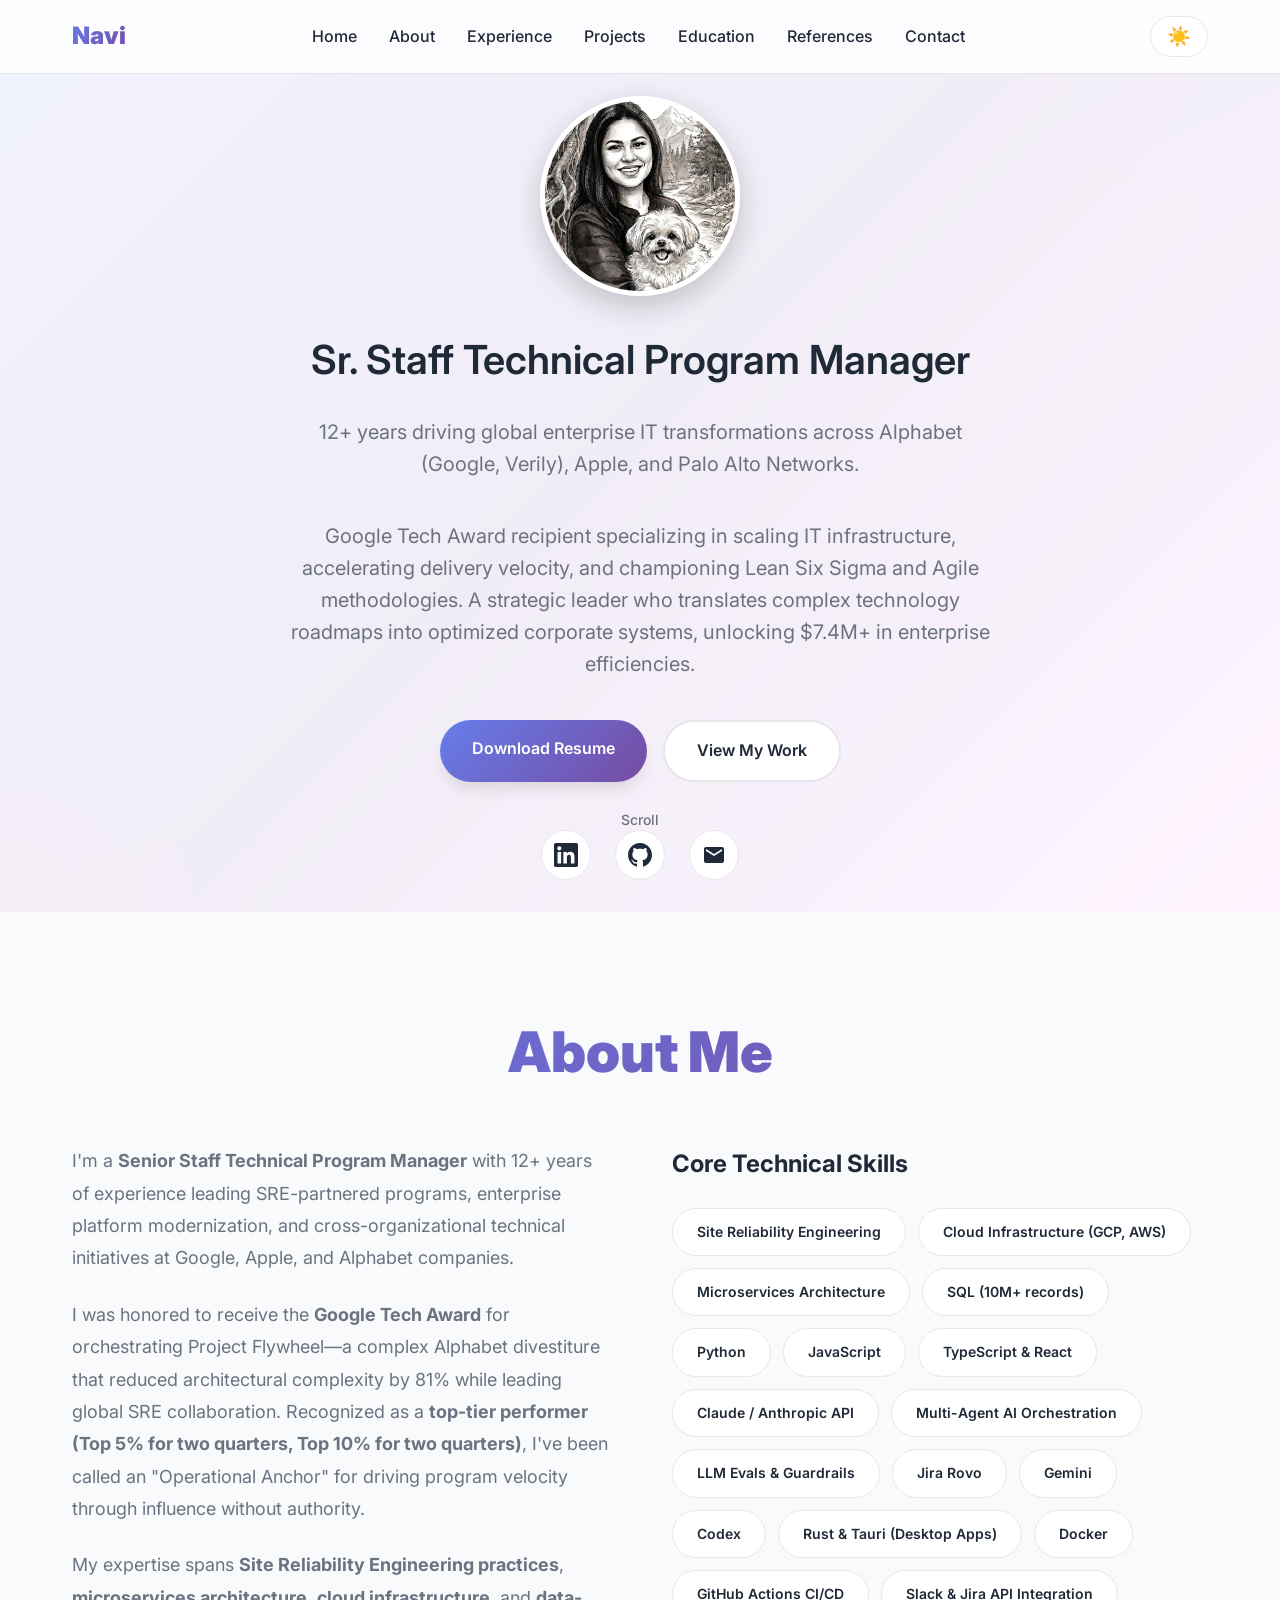
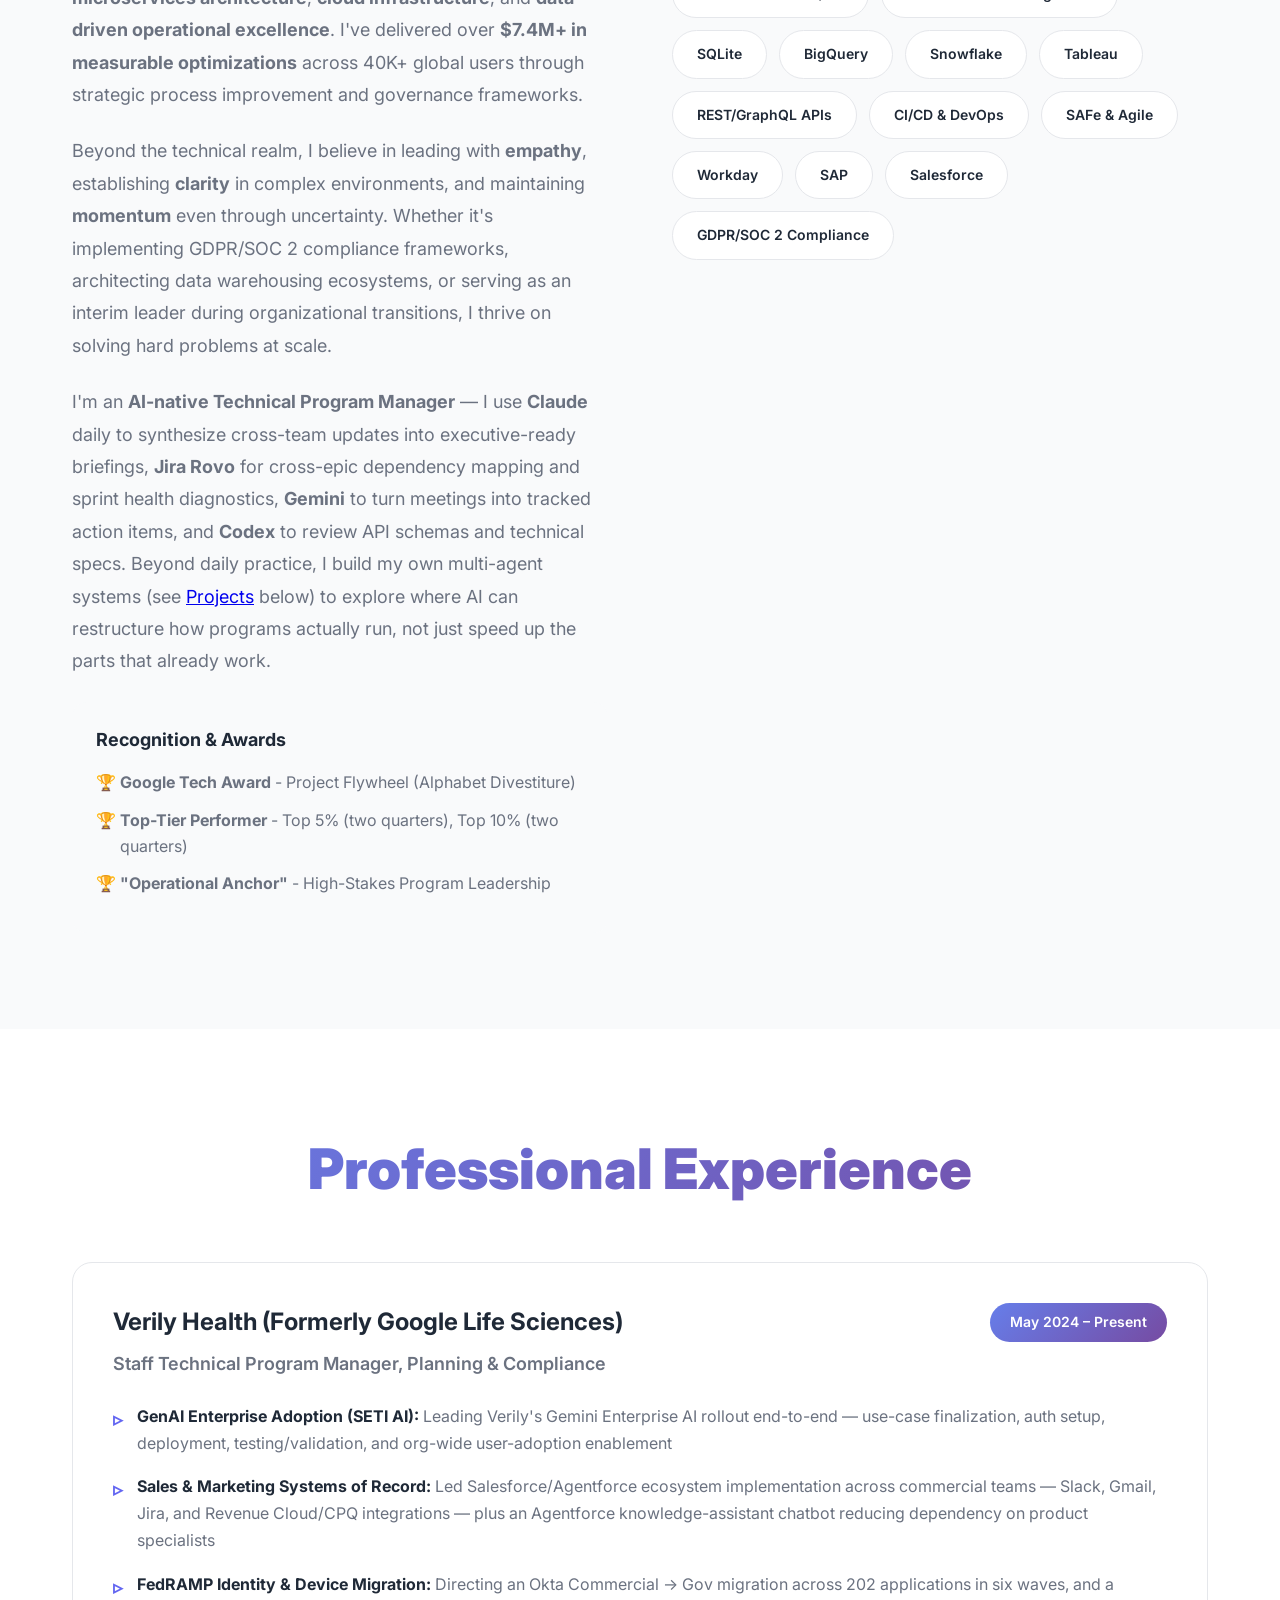
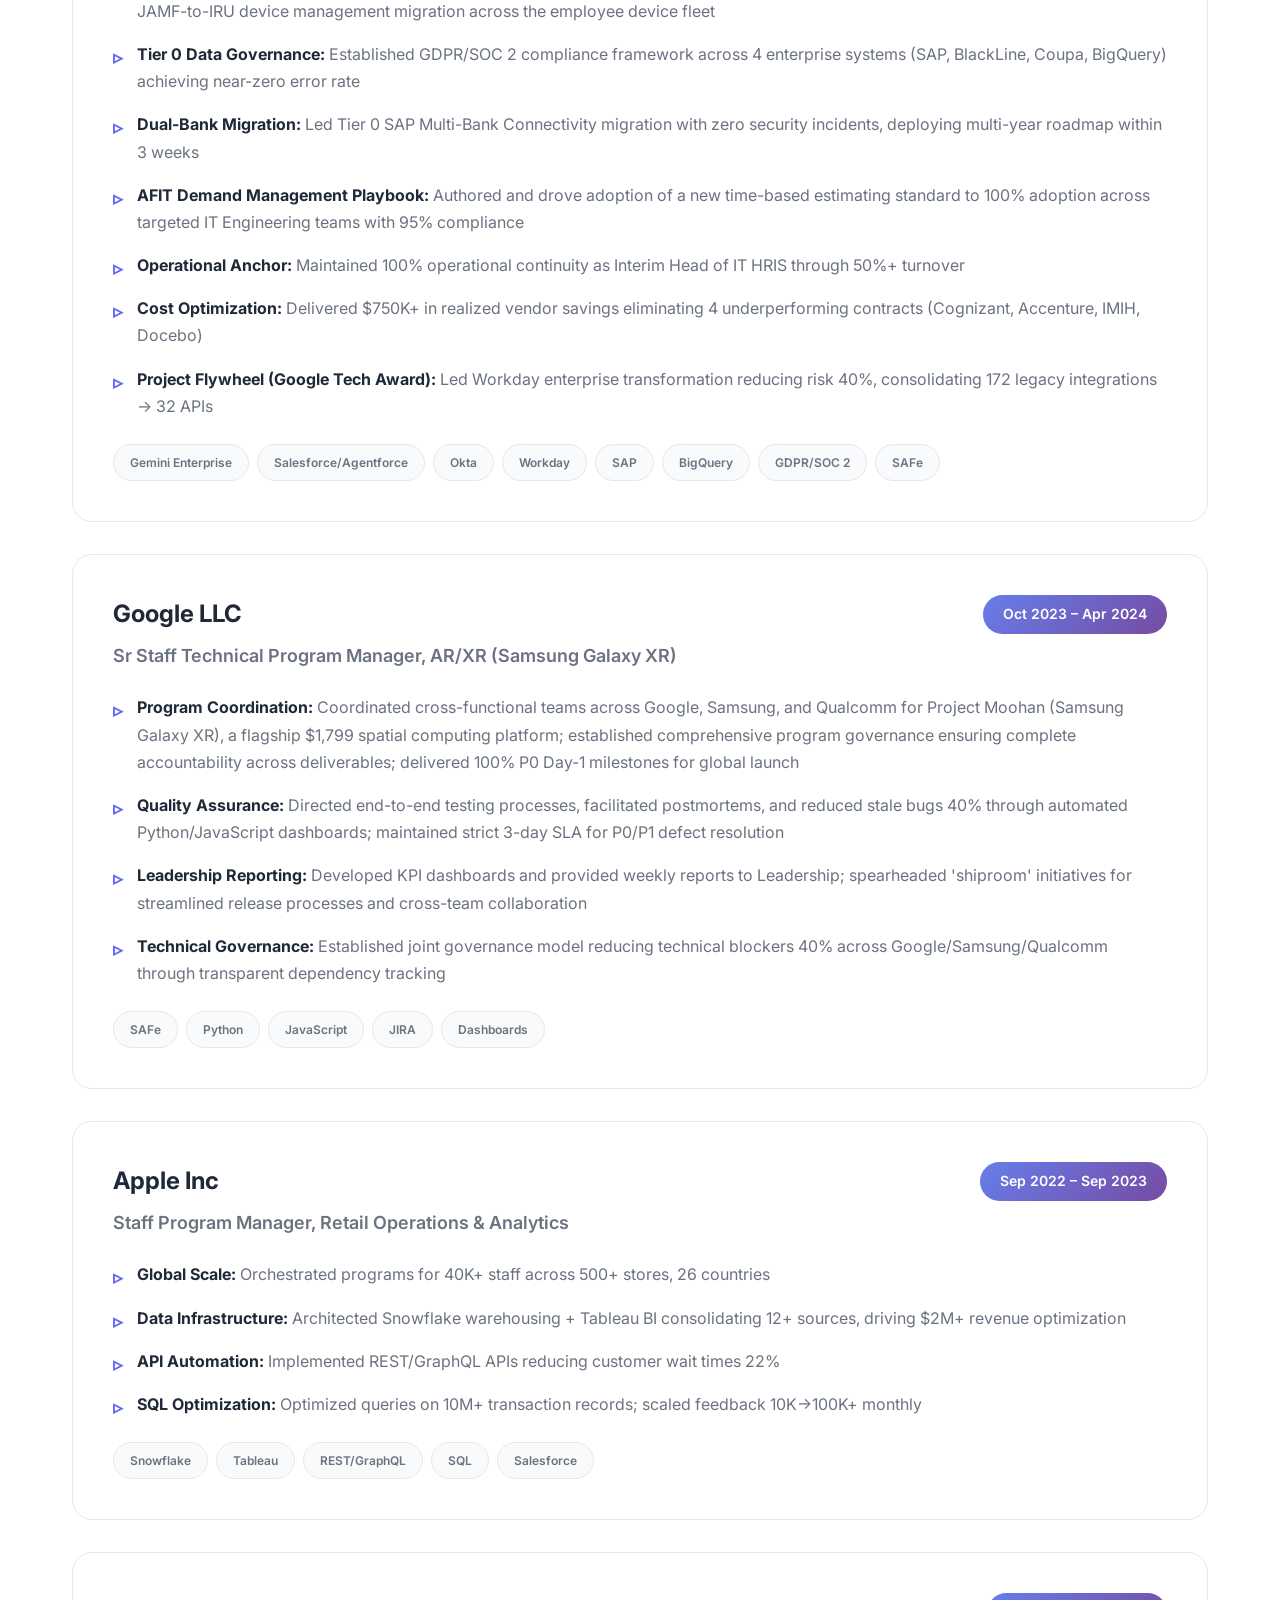
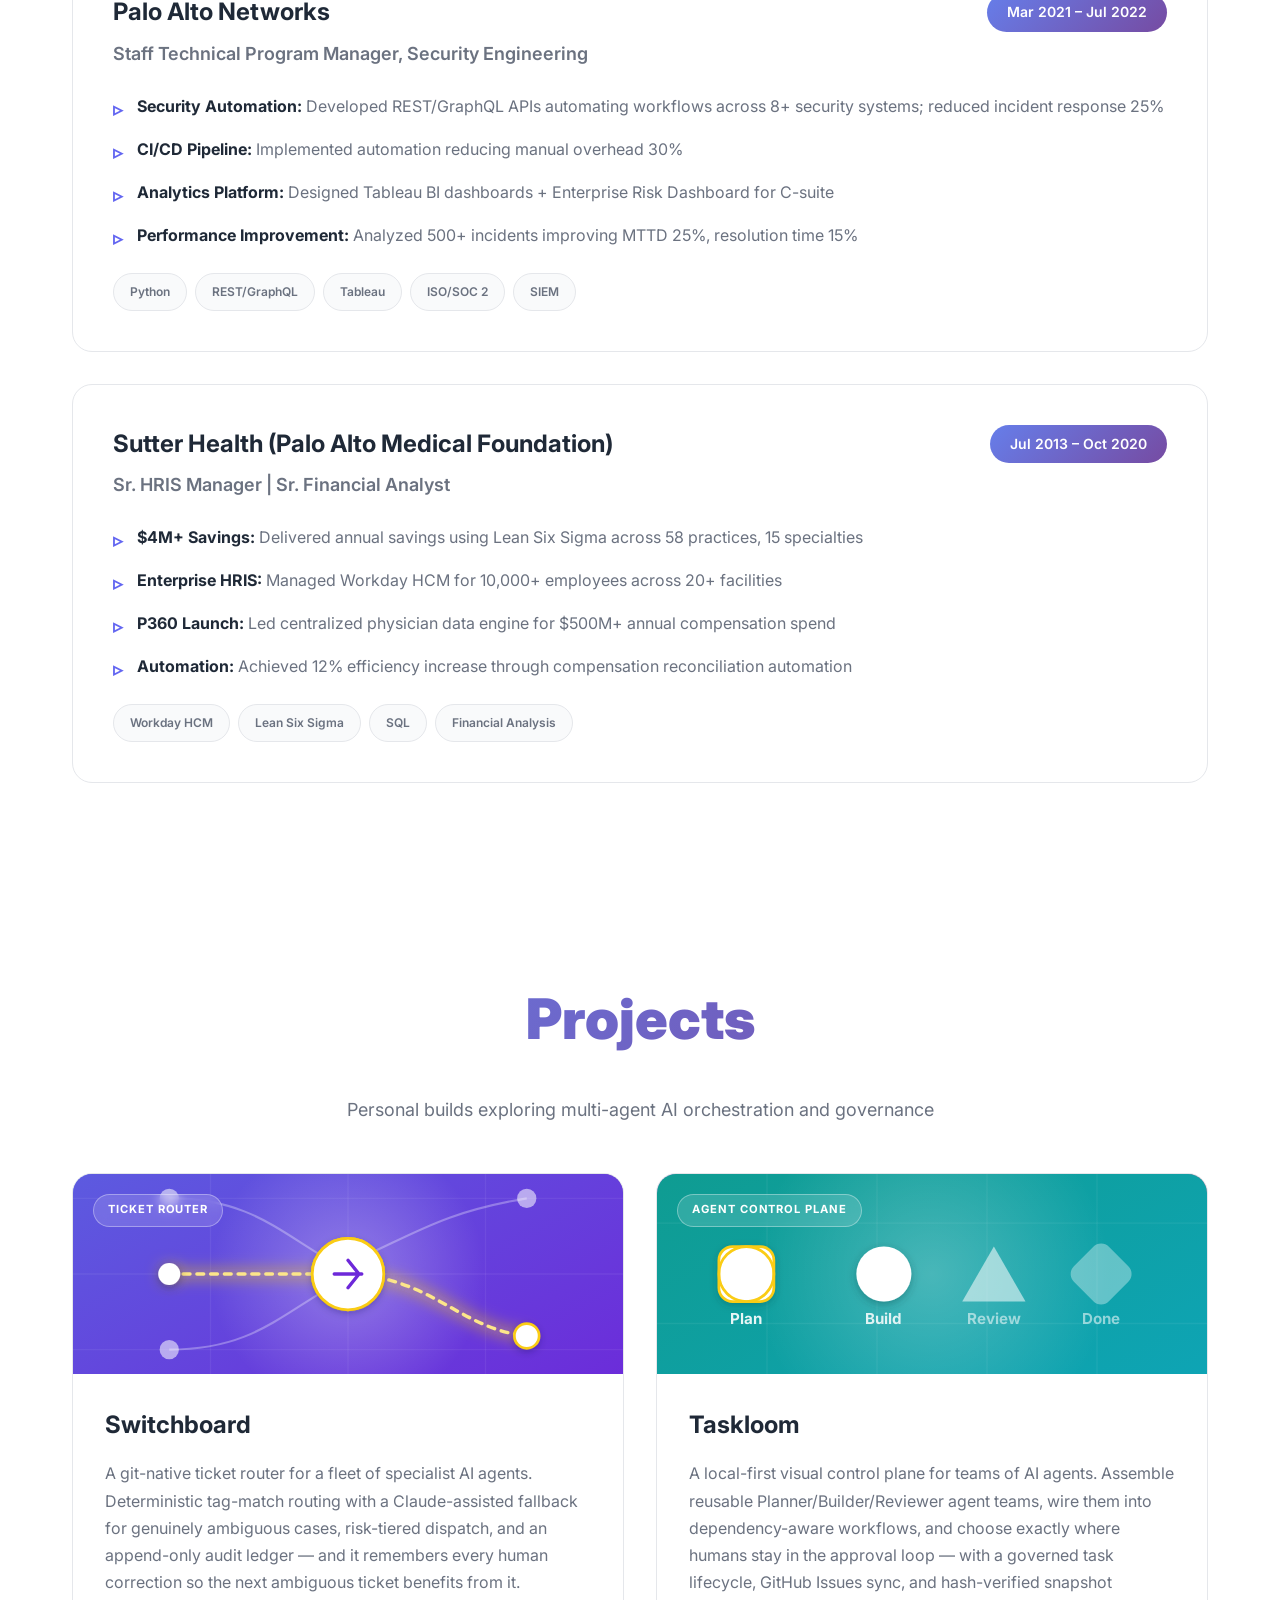
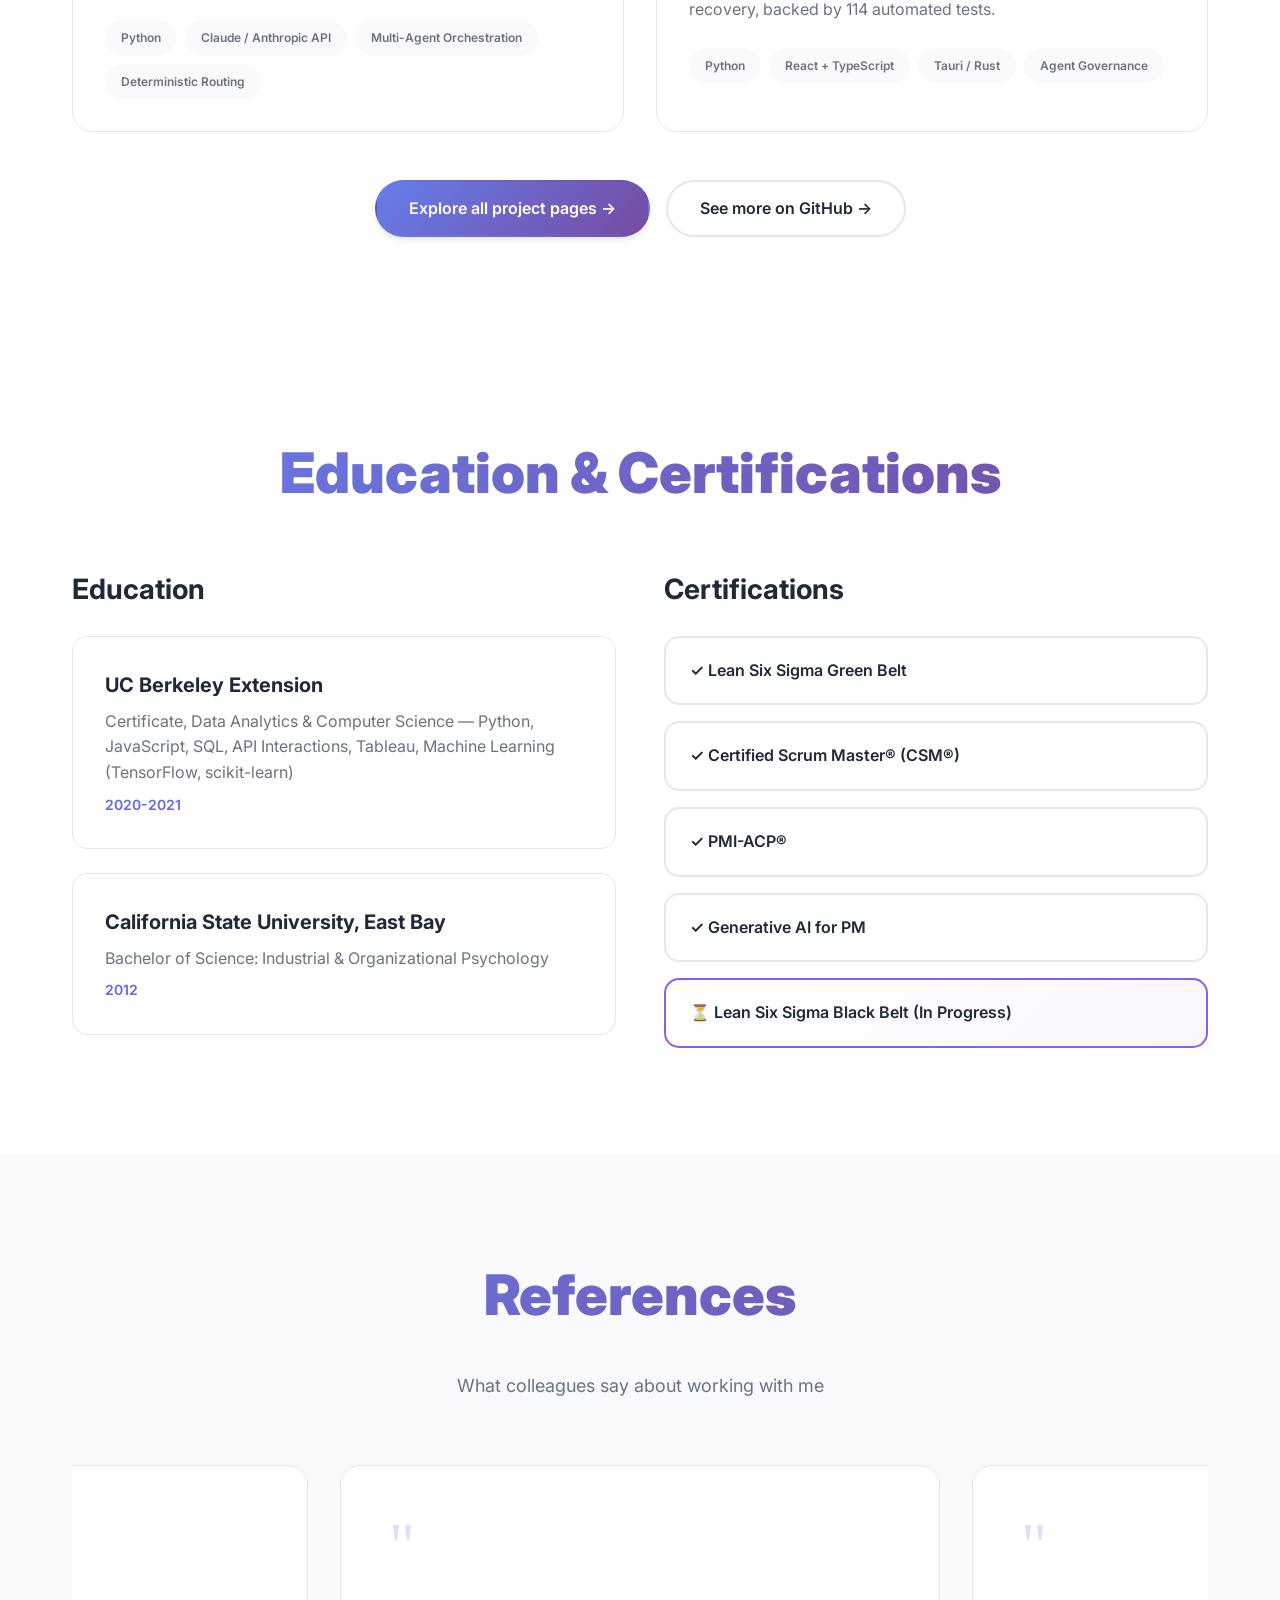
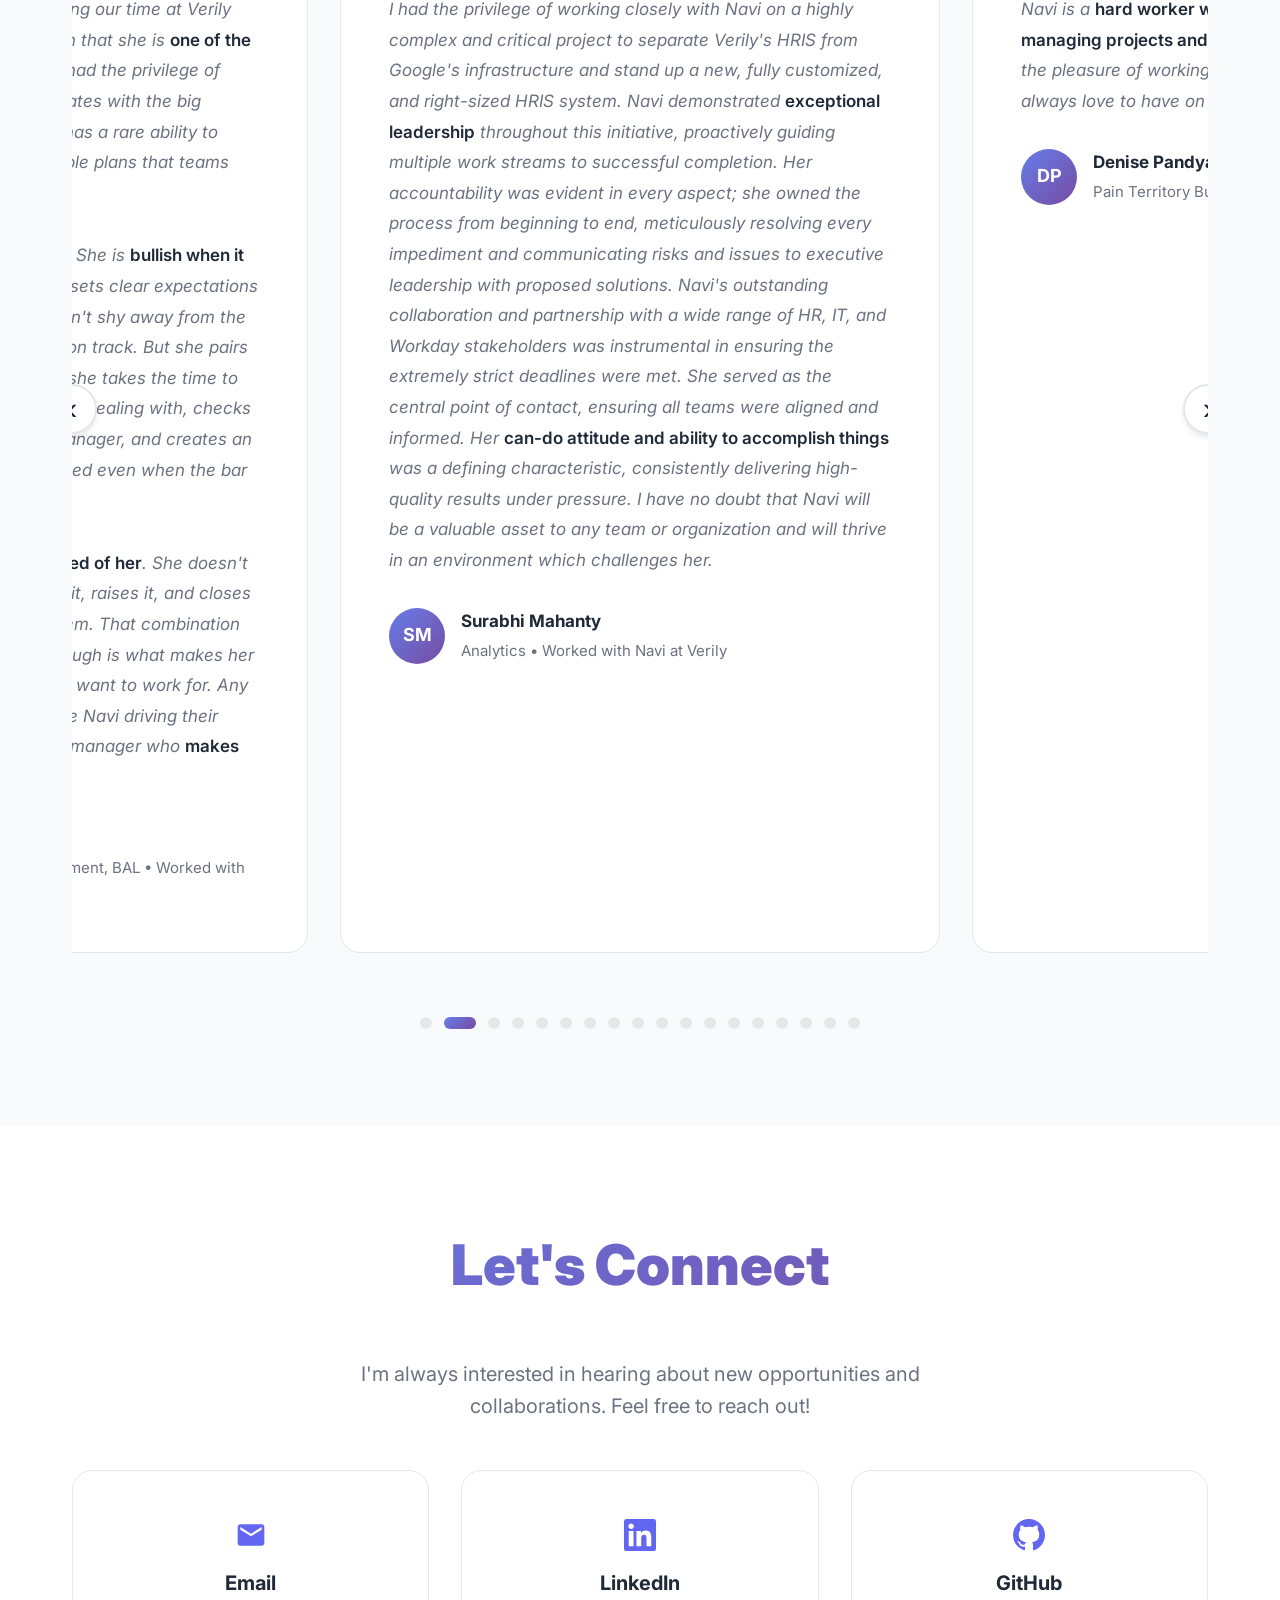
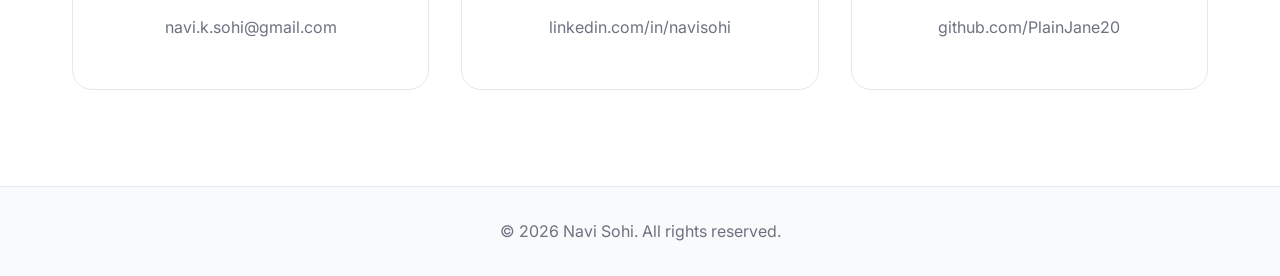
<file: index.html>
<!DOCTYPE html>
<html lang="en">
<head>
    <meta charset="UTF-8">
    <meta name="viewport" content="width=device-width, initial-scale=1.0">
    <title>Navi Sohi - Sr. Staff Technical Program Manager | Google Tech Award Winner</title>
    <meta name="description" content="12+ years driving global enterprise transformations across Alphabet (Google, Verily), Apple, and Palo Alto Networks. Google Tech Award recipient specializing in IT infrastructure, Agile methodologies, and unlocking $7.4M+ in enterprise efficiencies.">

    <!-- Open Graph / Facebook -->
    <meta property="og:type" content="website">
    <meta property="og:url" content="https://plainjane20.github.io/">
    <meta property="og:title" content="Navi Sohi - Sr. Staff Technical Program Manager">
    <meta property="og:description" content="12+ years driving global enterprise transformations at Alphabet, Apple, and Palo Alto Networks. Google Tech Award recipient | $7.4M+ in enterprise efficiencies.">
    <meta property="og:image" content="https://plainjane20.github.io/profile-photo.jpg">

    <!-- Twitter -->
    <meta property="twitter:card" content="summary_large_image">
    <meta property="twitter:url" content="https://plainjane20.github.io/">
    <meta property="twitter:title" content="Navi Sohi - Sr. Staff Technical Program Manager">
    <meta property="twitter:description" content="12+ years driving global enterprise transformations at Alphabet, Apple, and Palo Alto Networks. Google Tech Award recipient.">
    <meta property="twitter:image" content="https://plainjane20.github.io/profile-photo.jpg">

    <link rel="stylesheet" href="styles.css">
    <link rel="preconnect" href="https://fonts.googleapis.com">
    <link rel="preconnect" href="https://fonts.gstatic.com" crossorigin>
    <link href="https://fonts.googleapis.com/css2?family=Inter:wght@300;400;600;700;900&display=swap" rel="stylesheet">
</head>
<body>
    <!-- Navigation -->
    <nav class="navbar" id="navbar">
        <div class="nav-container">
            <div class="nav-logo">Navi</div>
            <ul class="nav-menu">
                <li><a href="#home" class="nav-link">Home</a></li>
                <li><a href="#about" class="nav-link">About</a></li>
                <li><a href="#experience" class="nav-link">Experience</a></li>
                <li><a href="#projects" class="nav-link">Projects</a></li>
                <li><a href="#education" class="nav-link">Education</a></li>
                <li><a href="#recommendations" class="nav-link">References</a></li>
                <li><a href="#contact" class="nav-link">Contact</a></li>
            </ul>
            <button class="theme-toggle" id="themeToggle">
                <span class="sun">☀️</span>
                <span class="moon">🌙</span>
            </button>
        </div>
    </nav>

    <!-- Hero Section -->
    <section id="home" class="hero">
        <div class="hero-background"></div>
        <div class="hero-content">
            <div class="hero-text animate-fade-up">
                <div class="profile-photo">
                    <img src="profile-photo.jpg" alt="Navi Sohi" class="profile-img" onerror="this.src='profile-photo-placeholder.svg'">
                </div>
                <h1 class="hero-title">Navi Sohi</h1>
                <h2 class="hero-subtitle">Sr. Staff Technical Program Manager</h2>
                <p class="hero-description">
                    12+ years driving global enterprise IT transformations across Alphabet (Google, Verily), Apple, and Palo Alto Networks.
                </p>
                <p class="hero-description">
                    Google Tech Award recipient specializing in scaling IT infrastructure, accelerating delivery velocity, and championing Lean Six Sigma and Agile methodologies. A strategic leader who translates complex technology roadmaps into optimized corporate systems, unlocking $7.4M+ in enterprise efficiencies.
                </p>
                <div class="hero-buttons">
                    <a href="NaviSohi_Resume.pdf" download class="btn btn-primary">Download Resume</a>
                    <a href="#projects" class="btn btn-secondary">View My Work</a>
                </div>
                <div class="social-links">
                    <a href="https://linkedin.com/in/navisohi/" target="_blank" class="social-link" title="LinkedIn">
                        <svg width="24" height="24" fill="currentColor" viewBox="0 0 24 24"><path d="M20.447 20.452h-3.554v-5.569c0-1.328-.027-3.037-1.852-3.037-1.853 0-2.136 1.445-2.136 2.939v5.667H9.351V9h3.414v1.561h.046c.477-.9 1.637-1.85 3.37-1.85 3.601 0 4.267 2.37 4.267 5.455v6.286zM5.337 7.433c-1.144 0-2.063-.926-2.063-2.065 0-1.138.92-2.063 2.063-2.063 1.14 0 2.064.925 2.064 2.063 0 1.139-.925 2.065-2.064 2.065zm1.782 13.019H3.555V9h3.564v11.452zM22.225 0H1.771C.792 0 0 .774 0 1.729v20.542C0 23.227.792 24 1.771 24h20.451C23.2 24 24 23.227 24 22.271V1.729C24 .774 23.2 0 22.222 0h.003z"/></svg>
                    </a>
                    <a href="https://github.com/PlainJane20/" target="_blank" class="social-link" title="GitHub">
                        <svg width="24" height="24" fill="currentColor" viewBox="0 0 24 24"><path d="M12 0c-6.626 0-12 5.373-12 12 0 5.302 3.438 9.8 8.207 11.387.599.111.793-.261.793-.577v-2.234c-3.338.726-4.033-1.416-4.033-1.416-.546-1.387-1.333-1.756-1.333-1.756-1.089-.745.083-.729.083-.729 1.205.084 1.839 1.237 1.839 1.237 1.07 1.834 2.807 1.304 3.492.997.107-.775.418-1.305.762-1.604-2.665-.305-5.467-1.334-5.467-5.931 0-1.311.469-2.381 1.236-3.221-.124-.303-.535-1.524.117-3.176 0 0 1.008-.322 3.301 1.23.957-.266 1.983-.399 3.003-.404 1.02.005 2.047.138 3.006.404 2.291-1.552 3.297-1.23 3.297-1.23.653 1.653.242 2.874.118 3.176.77.84 1.235 1.911 1.235 3.221 0 4.609-2.807 5.624-5.479 5.921.43.372.823 1.102.823 2.222v3.293c0 .319.192.694.801.576 4.765-1.589 8.199-6.086 8.199-11.386 0-6.627-5.373-12-12-12z"/></svg>
                    </a>
                    <a href="mailto:navi.k.sohi@gmail.com" class="social-link" title="Email">
                        <svg width="24" height="24" fill="currentColor" viewBox="0 0 24 24"><path d="M20 4H4c-1.1 0-1.99.9-1.99 2L2 18c0 1.1.9 2 2 2h16c1.1 0 2-.9 2-2V6c0-1.1-.9-2-2-2zm0 4l-8 5-8-5V6l8 5 8-5v2z"/></svg>
                    </a>
                </div>
            </div>
        </div>
        <div class="scroll-indicator">
            <span>Scroll</span>
            <div class="scroll-line"></div>
        </div>
    </section>

    <!-- About Section -->
    <section id="about" class="about">
        <div class="container">
            <h2 class="section-title animate-on-scroll">About Me</h2>
            <div class="about-content animate-on-scroll">
                <div class="about-text">
                    <p>
                        I'm a <strong>Senior Staff Technical Program Manager</strong> with 12+ years of experience leading SRE-partnered programs,
                        enterprise platform modernization, and cross-organizational technical initiatives at Google,
                        Apple, and Alphabet companies.
                    </p>
                    <p>
                        I was honored to receive the <strong>Google Tech Award</strong> for orchestrating Project Flywheel—a complex
                        Alphabet divestiture that reduced architectural complexity by 81% while leading global SRE collaboration.
                        Recognized as a <strong>top-tier performer (Top 5% for two quarters, Top 10% for two quarters)</strong>, I've been called an
                        "Operational Anchor" for driving program velocity through influence without authority.
                    </p>
                    <p>
                        My expertise spans <strong>Site Reliability Engineering practices</strong>, <strong>microservices architecture</strong>,
                        <strong>cloud infrastructure</strong>, and <strong>data-driven operational excellence</strong>. I've delivered over
                        <strong>$7.4M+ in measurable optimizations</strong> across 40K+ global users through strategic process improvement
                        and governance frameworks.
                    </p>
                    <p>
                        Beyond the technical realm, I believe in leading with <strong>empathy</strong>, establishing <strong>clarity</strong>
                        in complex environments, and maintaining <strong>momentum</strong> even through uncertainty. Whether it's implementing
                        GDPR/SOC 2 compliance frameworks, architecting data warehousing ecosystems, or serving as an interim leader during
                        organizational transitions, I thrive on solving hard problems at scale.
                    </p>
                    <p>
                        I'm an <strong>AI-native Technical Program Manager</strong> — I use <strong>Claude</strong> daily to synthesize
                        cross-team updates into executive-ready briefings, <strong>Jira Rovo</strong> for cross-epic dependency mapping and
                        sprint health diagnostics, <strong>Gemini</strong> to turn meetings into tracked action items, and <strong>Codex</strong>
                        to review API schemas and technical specs. Beyond daily practice, I build my own multi-agent systems (see
                        <a href="#projects">Projects</a> below) to explore where AI can restructure how programs actually run, not just speed up
                        the parts that already work.
                    </p>
                    <div class="awards-section">
                        <h3>Recognition & Awards</h3>
                        <ul class="awards-list">
                            <li><strong>Google Tech Award</strong> - Project Flywheel (Alphabet Divestiture)</li>
                            <li><strong>Top-Tier Performer</strong> - Top 5% (two quarters), Top 10% (two quarters)</li>
                            <li><strong>"Operational Anchor"</strong> - High-Stakes Program Leadership</li>
                        </ul>
                    </div>
                </div>
                <div class="skills-container">
                    <h3>Core Technical Skills</h3>
                    <div class="skills-grid">
                        <div class="skill-tag">Site Reliability Engineering</div>
                        <div class="skill-tag">Cloud Infrastructure (GCP, AWS)</div>
                        <div class="skill-tag">Microservices Architecture</div>
                        <div class="skill-tag">SQL (10M+ records)</div>
                        <div class="skill-tag">Python</div>
                        <div class="skill-tag">JavaScript</div>
                        <div class="skill-tag">TypeScript & React</div>
                        <div class="skill-tag">Claude / Anthropic API</div>
                        <div class="skill-tag">Multi-Agent AI Orchestration</div>
                        <div class="skill-tag">LLM Evals & Guardrails</div>
                        <div class="skill-tag">Jira Rovo</div>
                        <div class="skill-tag">Gemini</div>
                        <div class="skill-tag">Codex</div>
                        <div class="skill-tag">Rust & Tauri (Desktop Apps)</div>
                        <div class="skill-tag">Docker</div>
                        <div class="skill-tag">GitHub Actions CI/CD</div>
                        <div class="skill-tag">Slack & Jira API Integration</div>
                        <div class="skill-tag">SQLite</div>
                        <div class="skill-tag">BigQuery</div>
                        <div class="skill-tag">Snowflake</div>
                        <div class="skill-tag">Tableau</div>
                        <div class="skill-tag">REST/GraphQL APIs</div>
                        <div class="skill-tag">CI/CD & DevOps</div>
                        <div class="skill-tag">SAFe & Agile</div>
                        <div class="skill-tag">Workday</div>
                        <div class="skill-tag">SAP</div>
                        <div class="skill-tag">Salesforce</div>
                        <div class="skill-tag">GDPR/SOC 2 Compliance</div>
                    </div>
                </div>
            </div>
        </div>
    </section>

    <!-- Experience Section -->
    <section id="experience" class="experience">
        <div class="container">
            <h2 class="section-title animate-on-scroll">Professional Experience</h2>
            <div class="experience-timeline">
                <!-- Verily Health -->
                <div class="experience-card animate-on-scroll">
                    <div class="experience-header">
                        <div>
                            <h3>Verily Health (Formerly Google Life Sciences)</h3>
                            <h4>Staff Technical Program Manager, Planning & Compliance</h4>
                        </div>
                        <span class="date-badge">May 2024 – Present</span>
                    </div>
                    <div class="experience-content">
                        <ul class="achievement-list">
                            <li><strong>GenAI Enterprise Adoption (SETI AI):</strong> Leading Verily's Gemini Enterprise AI rollout end-to-end — use-case finalization, auth setup, deployment, testing/validation, and org-wide user-adoption enablement</li>
                            <li><strong>Sales & Marketing Systems of Record:</strong> Led Salesforce/Agentforce ecosystem implementation across commercial teams — Slack, Gmail, Jira, and Revenue Cloud/CPQ integrations — plus an Agentforce knowledge-assistant chatbot reducing dependency on product specialists</li>
                            <li><strong>FedRAMP Identity & Device Migration:</strong> Directing an Okta Commercial → Gov migration across 202 applications in six waves, and a JAMF-to-IRU device management migration across the employee device fleet</li>
                            <li><strong>Tier 0 Data Governance:</strong> Established GDPR/SOC 2 compliance framework across 4 enterprise systems (SAP, BlackLine, Coupa, BigQuery) achieving near-zero error rate</li>
                            <li><strong>Dual-Bank Migration:</strong> Led Tier 0 SAP Multi-Bank Connectivity migration with zero security incidents, deploying multi-year roadmap within 3 weeks</li>
                            <li><strong>AFIT Demand Management Playbook:</strong> Authored and drove adoption of a new time-based estimating standard to 100% adoption across targeted IT Engineering teams with 95% compliance</li>
                            <li><strong>Operational Anchor:</strong> Maintained 100% operational continuity as Interim Head of IT HRIS through 50%+ turnover</li>
                            <li><strong>Cost Optimization:</strong> Delivered $750K+ in realized vendor savings eliminating 4 underperforming contracts (Cognizant, Accenture, IMIH, Docebo)</li>
                            <li><strong>Project Flywheel (Google Tech Award):</strong> Led Workday enterprise transformation reducing risk 40%, consolidating 172 legacy integrations → 32 APIs</li>
                        </ul>
                        <div class="tech-stack">
                            <span class="tech-tag">Gemini Enterprise</span>
                            <span class="tech-tag">Salesforce/Agentforce</span>
                            <span class="tech-tag">Okta</span>
                            <span class="tech-tag">Workday</span>
                            <span class="tech-tag">SAP</span>
                            <span class="tech-tag">BigQuery</span>
                            <span class="tech-tag">GDPR/SOC 2</span>
                            <span class="tech-tag">SAFe</span>
                        </div>
                    </div>
                </div>

                <!-- Google -->
                <div class="experience-card animate-on-scroll">
                    <div class="experience-header">
                        <div>
                            <h3>Google LLC</h3>
                            <h4>Sr Staff Technical Program Manager, AR/XR (Samsung Galaxy XR)</h4>
                        </div>
                        <span class="date-badge">Oct 2023 – Apr 2024</span>
                    </div>
                    <div class="experience-content">
                        <ul class="achievement-list">
                            <li><strong>Program Coordination:</strong> Coordinated cross-functional teams across Google, Samsung, and Qualcomm for Project Moohan (Samsung Galaxy XR), a flagship $1,799 spatial computing platform; established comprehensive program governance ensuring complete accountability across deliverables; delivered 100% P0 Day-1 milestones for global launch</li>
                            <li><strong>Quality Assurance:</strong> Directed end-to-end testing processes, facilitated postmortems, and reduced stale bugs 40% through automated Python/JavaScript dashboards; maintained strict 3-day SLA for P0/P1 defect resolution</li>
                            <li><strong>Leadership Reporting:</strong> Developed KPI dashboards and provided weekly reports to Leadership; spearheaded 'shiproom' initiatives for streamlined release processes and cross-team collaboration</li>
                            <li><strong>Technical Governance:</strong> Established joint governance model reducing technical blockers 40% across Google/Samsung/Qualcomm through transparent dependency tracking</li>
                        </ul>
                        <div class="tech-stack">
                            <span class="tech-tag">SAFe</span>
                            <span class="tech-tag">Python</span>
                            <span class="tech-tag">JavaScript</span>
                            <span class="tech-tag">JIRA</span>
                            <span class="tech-tag">Dashboards</span>
                        </div>
                    </div>
                </div>

                <!-- Apple -->
                <div class="experience-card animate-on-scroll">
                    <div class="experience-header">
                        <div>
                            <h3>Apple Inc</h3>
                            <h4>Staff Program Manager, Retail Operations & Analytics</h4>
                        </div>
                        <span class="date-badge">Sep 2022 – Sep 2023</span>
                    </div>
                    <div class="experience-content">
                        <ul class="achievement-list">
                            <li><strong>Global Scale:</strong> Orchestrated programs for 40K+ staff across 500+ stores, 26 countries</li>
                            <li><strong>Data Infrastructure:</strong> Architected Snowflake warehousing + Tableau BI consolidating 12+ sources, driving $2M+ revenue optimization</li>
                            <li><strong>API Automation:</strong> Implemented REST/GraphQL APIs reducing customer wait times 22%</li>
                            <li><strong>SQL Optimization:</strong> Optimized queries on 10M+ transaction records; scaled feedback 10K→100K+ monthly</li>
                        </ul>
                        <div class="tech-stack">
                            <span class="tech-tag">Snowflake</span>
                            <span class="tech-tag">Tableau</span>
                            <span class="tech-tag">REST/GraphQL</span>
                            <span class="tech-tag">SQL</span>
                            <span class="tech-tag">Salesforce</span>
                        </div>
                    </div>
                </div>

                <!-- Palo Alto Networks -->
                <div class="experience-card animate-on-scroll">
                    <div class="experience-header">
                        <div>
                            <h3>Palo Alto Networks</h3>
                            <h4>Staff Technical Program Manager, Security Engineering</h4>
                        </div>
                        <span class="date-badge">Mar 2021 – Jul 2022</span>
                    </div>
                    <div class="experience-content">
                        <ul class="achievement-list">
                            <li><strong>Security Automation:</strong> Developed REST/GraphQL APIs automating workflows across 8+ security systems; reduced incident response 25%</li>
                            <li><strong>CI/CD Pipeline:</strong> Implemented automation reducing manual overhead 30%</li>
                            <li><strong>Analytics Platform:</strong> Designed Tableau BI dashboards + Enterprise Risk Dashboard for C-suite</li>
                            <li><strong>Performance Improvement:</strong> Analyzed 500+ incidents improving MTTD 25%, resolution time 15%</li>
                        </ul>
                        <div class="tech-stack">
                            <span class="tech-tag">Python</span>
                            <span class="tech-tag">REST/GraphQL</span>
                            <span class="tech-tag">Tableau</span>
                            <span class="tech-tag">ISO/SOC 2</span>
                            <span class="tech-tag">SIEM</span>
                        </div>
                    </div>
                </div>

                <!-- Sutter Health -->
                <div class="experience-card animate-on-scroll">
                    <div class="experience-header">
                        <div>
                            <h3>Sutter Health (Palo Alto Medical Foundation)</h3>
                            <h4>Sr. HRIS Manager | Sr. Financial Analyst</h4>
                        </div>
                        <span class="date-badge">Jul 2013 – Oct 2020</span>
                    </div>
                    <div class="experience-content">
                        <ul class="achievement-list">
                            <li><strong>$4M+ Savings:</strong> Delivered annual savings using Lean Six Sigma across 58 practices, 15 specialties</li>
                            <li><strong>Enterprise HRIS:</strong> Managed Workday HCM for 10,000+ employees across 20+ facilities</li>
                            <li><strong>P360 Launch:</strong> Led centralized physician data engine for $500M+ annual compensation spend</li>
                            <li><strong>Automation:</strong> Achieved 12% efficiency increase through compensation reconciliation automation</li>
                        </ul>
                        <div class="tech-stack">
                            <span class="tech-tag">Workday HCM</span>
                            <span class="tech-tag">Lean Six Sigma</span>
                            <span class="tech-tag">SQL</span>
                            <span class="tech-tag">Financial Analysis</span>
                        </div>
                    </div>
                </div>
            </div>
        </div>
    </section>

    <!-- Projects Section -->
    <section id="projects" class="dev-projects">
        <div class="container">
            <h2 class="section-title animate-on-scroll">Projects</h2>
            <p class="references-subtitle animate-on-scroll">Personal builds exploring multi-agent AI orchestration and governance</p>
            <div class="projects-grid animate-on-scroll">
                <div class="project-card">
                    <div class="project-image project-image--switchboard">
                        <svg class="banner-art" viewBox="0 0 400 220" preserveAspectRatio="xMidYMid slice" xmlns="http://www.w3.org/2000/svg" aria-hidden="true">
                            <defs>
                                <linearGradient id="sb-bg" x1="0" y1="0" x2="1" y2="1">
                                    <stop offset="0%" stop-color="#5b5fe0"/>
                                    <stop offset="100%" stop-color="#6d28d9"/>
                                </linearGradient>
                                <radialGradient id="sb-glow" cx="50%" cy="50%" r="50%">
                                    <stop offset="0%" stop-color="#ffffff" stop-opacity="0.3"/>
                                    <stop offset="100%" stop-color="#ffffff" stop-opacity="0"/>
                                </radialGradient>
                                <filter id="sb-blur" x="-80%" y="-80%" width="260%" height="260%">
                                    <feGaussianBlur stdDeviation="5"/>
                                </filter>
                                <filter id="sb-node-shadow" x="-80%" y="-80%" width="260%" height="260%">
                                    <feDropShadow dx="0" dy="2" stdDeviation="3" flood-color="#1e1b4b" flood-opacity="0.35"/>
                                </filter>
                            </defs>
                            <rect width="400" height="220" fill="url(#sb-bg)"/>
                            <g stroke="#ffffff" stroke-opacity="0.06">
                                <line x1="0" y1="55" x2="400" y2="55"/>
                                <line x1="0" y1="110" x2="400" y2="110"/>
                                <line x1="0" y1="165" x2="400" y2="165"/>
                                <line x1="100" y1="0" x2="100" y2="220"/>
                                <line x1="200" y1="0" x2="200" y2="220"/>
                                <line x1="300" y1="0" x2="300" y2="220"/>
                            </g>
                            <circle cx="200" cy="110" r="100" fill="url(#sb-glow)"/>
                            <g stroke="#ffffff" stroke-opacity="0.3" stroke-width="1.5" fill="none">
                                <path d="M70,55 C130,55 150,80 195,105"/>
                                <path d="M70,165 C130,165 150,140 195,115"/>
                                <path d="M205,100 C250,80 270,65 330,55"/>
                            </g>
                            <!-- glow trail -->
                            <path d="M70,110 C140,110 160,110 195,110 C260,110 280,150 330,155" stroke="#facc15" stroke-width="9" stroke-opacity="0.4" fill="none" filter="url(#sb-blur)"/>
                            <!-- animated active route -->
                            <path class="banner-flow" d="M70,110 C140,110 160,110 195,110 C260,110 280,150 330,155" stroke="#fde68a" stroke-width="2.5" fill="none"/>
                            <!-- traveling signal -->
                            <circle class="banner-traveler sb-traveler" r="5" fill="#fff7d6"/>
                            <g fill="#ffffff">
                                <circle cx="70" cy="55" r="7" fill-opacity="0.55"/>
                                <circle cx="70" cy="110" r="8" filter="url(#sb-node-shadow)"/>
                                <circle cx="70" cy="165" r="7" fill-opacity="0.55"/>
                            </g>
                            <!-- pulse rings around hub -->
                            <circle class="banner-pulse" cx="200" cy="110" r="26" fill="none" stroke="#facc15" stroke-width="2"/>
                            <circle class="banner-pulse banner-pulse-delay" cx="200" cy="110" r="26" fill="none" stroke="#facc15" stroke-width="2"/>
                            <circle cx="200" cy="110" r="26" fill="#ffffff" filter="url(#sb-node-shadow)"/>
                            <circle cx="200" cy="110" r="26" fill="none" stroke="#facc15" stroke-width="2"/>
                            <path d="M190,110 h20 M200,100 l8,10 l-8,10" stroke="#6d28d9" stroke-width="2.5" fill="none" stroke-linecap="round" stroke-linejoin="round"/>
                            <g fill="#ffffff">
                                <circle cx="330" cy="55" r="7" fill-opacity="0.55"/>
                                <circle cx="330" cy="155" r="9" filter="url(#sb-node-shadow)"/>
                                <circle cx="330" cy="155" r="9" fill="none" stroke="#facc15" stroke-width="2"/>
                            </g>
                        </svg>
                        <span class="banner-badge">Ticket Router</span>
                        <div class="project-overlay">
                            <a href="https://github.com/PlainJane20/switchboard" target="_blank" class="project-link">View on GitHub</a>
                        </div>
                    </div>
                    <div class="project-content">
                        <h3>Switchboard</h3>
                        <p>
                            A git-native ticket router for a fleet of specialist AI agents. Deterministic tag-match routing with a Claude-assisted fallback for genuinely ambiguous cases, risk-tiered dispatch, and an append-only audit ledger — and it remembers every human correction so the next ambiguous ticket benefits from it.
                        </p>
                        <div class="project-tags">
                            <span class="tag">Python</span>
                            <span class="tag">Claude / Anthropic API</span>
                            <span class="tag">Multi-Agent Orchestration</span>
                            <span class="tag">Deterministic Routing</span>
                        </div>
                    </div>
                </div>
                <div class="project-card">
                    <div class="project-image project-image--taskloom">
                        <svg class="banner-art" viewBox="0 0 400 220" preserveAspectRatio="xMidYMid slice" xmlns="http://www.w3.org/2000/svg" aria-hidden="true">
                            <defs>
                                <linearGradient id="tl-bg" x1="0" y1="0" x2="1" y2="1">
                                    <stop offset="0%" stop-color="#0f9b8e"/>
                                    <stop offset="100%" stop-color="#0ea5b8"/>
                                </linearGradient>
                                <radialGradient id="tl-glow" cx="50%" cy="50%" r="50%">
                                    <stop offset="0%" stop-color="#ffffff" stop-opacity="0.24"/>
                                    <stop offset="100%" stop-color="#ffffff" stop-opacity="0"/>
                                </radialGradient>
                                <linearGradient id="tl-progress" x1="0" y1="0" x2="1" y2="0">
                                    <stop offset="0%" stop-color="#facc15"/>
                                    <stop offset="42%" stop-color="#fde68a"/>
                                    <stop offset="70%" stop-color="#ffffff" stop-opacity="0.55"/>
                                    <stop offset="100%" stop-color="#ffffff" stop-opacity="0.2"/>
                                </linearGradient>
                                <filter id="tl-blur" x="-80%" y="-80%" width="260%" height="260%">
                                    <feGaussianBlur stdDeviation="5"/>
                                </filter>
                                <filter id="tl-node-shadow" x="-80%" y="-80%" width="260%" height="260%">
                                    <feDropShadow dx="0" dy="2" stdDeviation="3" flood-color="#043c3c" flood-opacity="0.35"/>
                                </filter>
                            </defs>
                            <rect width="400" height="220" fill="url(#tl-bg)"/>
                            <g stroke="#ffffff" stroke-opacity="0.06">
                                <line x1="0" y1="73" x2="400" y2="73"/>
                                <line x1="0" y1="146" x2="400" y2="146"/>
                                <line x1="80" y1="0" x2="80" y2="220"/>
                                <line x1="160" y1="0" x2="160" y2="220"/>
                                <line x1="240" y1="0" x2="240" y2="220"/>
                                <line x1="320" y1="0" x2="320" y2="220"/>
                            </g>
                            <circle cx="200" cy="110" r="130" fill="url(#tl-glow)"/>
                            <!-- glow trail -->
                            <path d="M65,110 H335" stroke="#facc15" stroke-width="9" stroke-opacity="0.3" filter="url(#tl-blur)"/>
                            <!-- progress bar -->
                            <path d="M65,110 H335" stroke="url(#tl-progress)" stroke-width="3"/>
                            <!-- traveling signal -->
                            <circle class="banner-traveler tl-traveler" r="5" fill="#fff7d6"/>
                            <rect x="45" y="90" width="40" height="40" rx="10" fill="#ffffff" filter="url(#tl-node-shadow)"/>
                            <circle class="banner-pulse tl-pulse" cx="65" cy="110" r="20" fill="none" stroke="#facc15" stroke-width="2"/>
                            <rect x="45" y="90" width="40" height="40" rx="10" fill="none" stroke="#facc15" stroke-width="2"/>
                            <circle cx="165" cy="110" r="20" fill="#ffffff" filter="url(#tl-node-shadow)"/>
                            <path d="M245,90 L268,130 L222,130 Z" fill="#ffffff" fill-opacity="0.55"/>
                            <rect x="305" y="92" width="36" height="36" rx="8" fill="#ffffff" fill-opacity="0.35" transform="rotate(45 323 110)"/>
                            <g font-family="Inter, sans-serif" font-size="11" font-weight="700" text-anchor="middle">
                                <text x="65" y="146" fill="#ffffff" fill-opacity="0.9">Plan</text>
                                <text x="165" y="146" fill="#ffffff" fill-opacity="0.85">Build</text>
                                <text x="245" y="146" fill="#ffffff" fill-opacity="0.55">Review</text>
                                <text x="323" y="146" fill="#ffffff" fill-opacity="0.55">Done</text>
                            </g>
                        </svg>
                        <span class="banner-badge">Agent Control Plane</span>
                        <div class="project-overlay">
                            <a href="https://github.com/PlainJane20/taskloom" target="_blank" class="project-link">View on GitHub</a>
                        </div>
                    </div>
                    <div class="project-content">
                        <h3>Taskloom</h3>
                        <p>
                            A local-first visual control plane for teams of AI agents. Assemble reusable Planner/Builder/Reviewer agent teams, wire them into dependency-aware workflows, and choose exactly where humans stay in the approval loop — with a governed task lifecycle, GitHub Issues sync, and hash-verified snapshot recovery, backed by 114 automated tests.
                        </p>
                        <div class="project-tags">
                            <span class="tag">Python</span>
                            <span class="tag">React + TypeScript</span>
                            <span class="tag">Tauri / Rust</span>
                            <span class="tag">Agent Governance</span>
                        </div>
                    </div>
                </div>
            </div>
            <p class="projects-more animate-on-scroll">
                <a href="projects/" class="view-more-btn">Explore all project pages →</a>
                <a href="https://github.com/PlainJane20" target="_blank" class="view-more-btn view-more-btn--outline">See more on GitHub →</a>
            </p>
        </div>
    </section>

    <!-- Education & Certifications Section -->
    <section id="education" class="education">
        <div class="container">
            <h2 class="section-title animate-on-scroll">Education & Certifications</h2>
            <div class="edu-cert-grid animate-on-scroll">
                <div class="edu-section">
                    <h3>Education</h3>
                    <div class="edu-card">
                        <h4>UC Berkeley Extension</h4>
                        <p class="degree">Certificate, Data Analytics & Computer Science — Python, JavaScript, SQL, API Interactions, Tableau, Machine Learning (TensorFlow, scikit-learn)</p>
                        <p class="year">2020-2021</p>
                    </div>
                    <div class="edu-card">
                        <h4>California State University, East Bay</h4>
                        <p class="degree">Bachelor of Science: Industrial & Organizational Psychology</p>
                        <p class="year">2012</p>
                    </div>
                </div>
                <div class="cert-section">
                    <h3>Certifications</h3>
                    <div class="cert-list">
                        <div class="cert-badge">✓ Lean Six Sigma Green Belt</div>
                        <div class="cert-badge">✓ Certified Scrum Master® (CSM®)</div>
                        <div class="cert-badge">✓ PMI-ACP®</div>
                        <div class="cert-badge">✓ Generative AI for PM</div>
                        <div class="cert-badge in-progress">⏳ Lean Six Sigma Black Belt (In Progress)</div>
                    </div>
                </div>
            </div>
        </div>
    </section>

    <!-- Testimonials Section -->
    <section id="recommendations" class="testimonials">
        <div class="container">
            <h2 class="section-title animate-on-scroll">References</h2>
            <p class="references-subtitle animate-on-scroll">What colleagues say about working with me</p>

            <div class="testimonials-carousel-wrapper animate-on-scroll">
                <button class="carousel-btn carousel-btn-prev" id="carouselPrev">‹</button>
                <div class="testimonials-carousel" id="testimonialsCarousel">
                    <!-- Recommendation: Michael Acks -->
                    <div class="testimonial-card">
                        <div class="quote-icon">"</div>
                        <p class="testimonial-text">
                            Navi and I worked closely together during our time at Verily Health, and I can say without hesitation that she is <strong>one of the most capable program managers</strong> I've had the privilege of partnering with. Navi consistently operates with the big picture and end goal in mind, and she has a rare ability to translate that vision into clear, actionable plans that teams can actually execute against.
                        </p>
                        <p class="testimonial-text">
                            What sets Navi apart is how she leads. She is <strong>bullish when it comes to holding people accountable</strong>, sets clear expectations and follows through on them, and doesn't shy away from the hard conversations that keep projects on track. But she pairs that rigor with <strong>genuine compassion</strong> — she takes the time to understand what her team members are dealing with, checks in as a person and not just a project manager, and creates an environment where people feel supported even when the bar is high.
                        </p>
                        <p class="testimonial-text">
                            Navi also <strong>goes well beyond what's asked of her</strong>. She doesn't wait to be told there's a gap; she finds it, raises it, and closes it, often before it becomes a real problem. That combination of ownership, foresight, and follow through is what makes her someone stakeholders trust and teams want to work for. Any organization would be fortunate to have Navi driving their programs — she's the kind of program manager who <strong>makes everyone around her better</strong>.
                        </p>
                        <div class="testimonial-author">
                            <div class="author-avatar">MA</div>
                            <div class="author-info">
                                <h4>Michael Acks</h4>
                                <p>Senior Director, Program Management, BAL • Worked with Navi at Verily</p>
                            </div>
                        </div>
                    </div>

                    <!-- Recommendation 1: Surabhi Mahanty -->
                    <div class="testimonial-card">
                        <div class="quote-icon">"</div>
                        <p class="testimonial-text">
                            I had the privilege of working closely with Navi on a highly complex and critical project to separate Verily's HRIS from Google's infrastructure and stand up a new, fully customized, and right-sized HRIS system. Navi demonstrated <strong>exceptional leadership</strong> throughout this initiative, proactively guiding multiple work streams to successful completion. Her accountability was evident in every aspect; she owned the process from beginning to end, meticulously resolving every impediment and communicating risks and issues to executive leadership with proposed solutions. Navi's outstanding collaboration and partnership with a wide range of HR, IT, and Workday stakeholders was instrumental in ensuring the extremely strict deadlines were met. She served as the central point of contact, ensuring all teams were aligned and informed. Her <strong>can-do attitude and ability to accomplish things</strong> was a defining characteristic, consistently delivering high-quality results under pressure. I have no doubt that Navi will be a valuable asset to any team or organization and will thrive in an environment which challenges her.
                        </p>
                        <div class="testimonial-author">
                            <div class="author-avatar">SM</div>
                            <div class="author-info">
                                <h4>Surabhi Mahanty</h4>
                                <p>Analytics • Worked with Navi at Verily</p>
                            </div>
                        </div>
                    </div>

                    <!-- Recommendation 2: Denise Pandya -->
                    <div class="testimonial-card">
                        <div class="quote-icon">"</div>
                        <p class="testimonial-text">
                            Navi is a <strong>hard worker who is highly skilled in managing data, managing projects and an excellent team player</strong>. I have had the pleasure of working with Navi and she is someone I would always love to have on my team!
                        </p>
                        <div class="testimonial-author">
                            <div class="author-avatar">DP</div>
                            <div class="author-info">
                                <h4>Denise Pandya</h4>
                                <p>Pain Territory Business Manager, Vertex Pharmaceuticals</p>
                            </div>
                        </div>
                    </div>

                    <!-- Recommendation 3: Alexei Frederick Flores -->
                    <div class="testimonial-card">
                        <div class="quote-icon">"</div>
                        <p class="testimonial-text">
                            Nav is amazing. I worked with her in Bootcamp, and she <strong>picks things up quickly given the insane time constraint and the demanding workload</strong>. She can be fun to work with a she challenges everyone to do their best and grow with her. She is also <strong>exceedingly generous with her time and genuinely believes that teams grow together</strong>. Any team would be lucky to have her; and it was a pleasure to have studied and worked with her.
                        </p>
                        <div class="testimonial-author">
                            <div class="author-avatar">AF</div>
                            <div class="author-info">
                                <h4>Alexei Frederick Flores</h4>
                                <p>Data Analyst • Studied together</p>
                            </div>
                        </div>
                    </div>

                    <!-- Recommendation 4: Olga Sewald -->
                    <div class="testimonial-card">
                        <div class="quote-icon">"</div>
                        <p class="testimonial-text">
                            I highly recommend Novi Sohi because she is a <strong>diligent worker, detail oriented, works well with others, takes initiative, open to change and is an amazing person</strong>.
                        </p>
                        <div class="testimonial-author">
                            <div class="author-avatar">OS</div>
                            <div class="author-info">
                                <h4>Olga Sewald</h4>
                                <p>HRIS Analyst III at Palo Alto Foundation Medical Group</p>
                            </div>
                        </div>
                    </div>

                    <!-- Recommendation 5: Roudabeh Moraghebi -->
                    <div class="testimonial-card">
                        <div class="quote-icon">"</div>
                        <p class="testimonial-text">
                            Navi is <strong>very detail oriented and hardworking</strong>. She always volunteers herself to improve any existing processes. Always a pleasure to work with her.
                        </p>
                        <div class="testimonial-author">
                            <div class="author-avatar">RM</div>
                            <div class="author-info">
                                <h4>Roudabeh Moraghebi</h4>
                                <p>Healthcare Analytics Leader</p>
                            </div>
                        </div>
                    </div>

                    <!-- Recommendation 6: Kerey Cohen -->
                    <div class="testimonial-card">
                        <div class="quote-icon">"</div>
                        <p class="testimonial-text">
                            I've worked alongside Navi for more than three years now. In those three + years, I've seen her not only <strong>excel at the core elements of her job</strong>, as a compensation analyst and previously as a retirement specialist but also learn other tasks that extend well beyond the scope of her role, like initiating process improvement, acting as a reliable liaison between several departments and even championing our company's HRIS system. Navi has grown as quickly as our company has, and her <strong>willingness to learn and take on these new responsibilities</strong> is something to be desired in any professional atmosphere. Navi's mastery for both her core role, and the projects that extend beyond it, are truly admirable.
                        </p>
                        <div class="testimonial-author">
                            <div class="author-avatar">KC</div>
                            <div class="author-info">
                                <h4>Kerey Cohen</h4>
                                <p>HR Business Partner at Sutter Health</p>
                            </div>
                        </div>
                    </div>

                    <!-- Recommendation 7: Tiffany Jury -->
                    <div class="testimonial-card">
                        <div class="quote-icon">"</div>
                        <p class="testimonial-text">
                            Navi was always willing to <strong>take on new tasks and learn unfamiliar processes</strong>. With her strong systems background, Navi was able to look at the big picture and how the pieces were connected. She worked with many different people in the organization up to and including C suite leaders.
                        </p>
                        <div class="testimonial-author">
                            <div class="author-avatar">TJ</div>
                            <div class="author-info">
                                <h4>Tiffany Jury, MBA</h4>
                                <p>Manager • Managed Navi directly at Sutter Health</p>
                            </div>
                        </div>
                    </div>

                    <!-- Recommendation 8: Michael Streffery -->
                    <div class="testimonial-card">
                        <div class="quote-icon">"</div>
                        <p class="testimonial-text">
                            I had the opportunity to work with Navi at Sutter Health from 2013 to 2018. She was always a <strong>team player with an enthusiastic personality</strong> who helped champion a culture of wellness by helping to promote the Live Well for Life health improvement program to fellow employees. <strong>Great person, great professional, and a great friend</strong>.
                        </p>
                        <div class="testimonial-author">
                            <div class="author-avatar">MS</div>
                            <div class="author-info">
                                <h4>Michael Streffery</h4>
                                <p>Inclusion & Employee Experience Leader</p>
                            </div>
                        </div>
                    </div>

                    <!-- Recommendation 9: Karyna Joseph -->
                    <div class="testimonial-card">
                        <div class="quote-icon">"</div>
                        <p class="testimonial-text">
                            Navi was a <strong>hard-working student who always took the time to help out classmates</strong> when they had difficulties with the subject. She was dedicated and always had a positive attitude. She is an asset to any team.
                        </p>
                        <div class="testimonial-author">
                            <div class="author-avatar">KJ</div>
                            <div class="author-info">
                                <h4>Karyna Joseph</h4>
                                <p>Program Manager for LEAD House • Studied together</p>
                            </div>
                        </div>
                    </div>

                    <!-- Recommendation 10: Karen Emory -->
                    <div class="testimonial-card">
                        <div class="quote-icon">"</div>
                        <p class="testimonial-text">
                            I have the pleasure of working with Navi in her capacity of Sr. Corporate Administrator. During this time I have found Navi to be <strong>very detail oriented and competent in many capacities</strong>. She works well with the team and is willing to take on other responsibilities without hesitation, and has performed them all very proficiently and professionally. She works well with physicians and other staff members, and it has been a pleasure to work with her.
                        </p>
                        <div class="testimonial-author">
                            <div class="author-avatar">KE</div>
                            <div class="author-info">
                                <h4>Karen Emory</h4>
                                <p>Sr. Clinical Applications Specialist Manager, U-Systems (GE Healthcare)</p>
                            </div>
                        </div>
                    </div>

                    <!-- Recommendation 11: Suveti Bhatia -->
                    <div class="testimonial-card">
                        <div class="quote-icon">"</div>
                        <p class="testimonial-text">
                            Navi is <strong>very Proactive in her performance</strong>. She is a great person to work with in a team. Navi is <strong>very responsible for her actions and always completes the work ahead of time</strong>. I would highly recommend navi and it would be a pleasure to work with her again.
                        </p>
                        <div class="testimonial-author">
                            <div class="author-avatar">SB</div>
                            <div class="author-info">
                                <h4>Suveti Bhatia</h4>
                                <p>Senior Talent Acquisition • Studied together</p>
                            </div>
                        </div>
                    </div>

                    <!-- Recommendation 12: Milovan Glogovac -->
                    <div class="testimonial-card">
                        <div class="quote-icon">"</div>
                        <p class="testimonial-text">
                            I worked with Navi at Volterra Semiconductor. She is a <strong>hard working and very detail oriented person</strong>. I really enjoyed her pleasant personality, as well.
                        </p>
                        <div class="testimonial-author">
                            <div class="author-avatar">MG</div>
                            <div class="author-info">
                                <h4>Milovan Glogovac</h4>
                                <p>Field Application Engineer at Analog Devices</p>
                            </div>
                        </div>
                    </div>

                    <!-- Recommendation 13: Jonathan Davis -->
                    <div class="testimonial-card">
                        <div class="quote-icon">"</div>
                        <p class="testimonial-text">
                            Navi and I were working on the same development products and we spent many long days and late nights in the lab and on the test floor. Navi was always <strong>creative, positive, fun to work with and exceptionally dedicated</strong>.
                        </p>
                        <div class="testimonial-author">
                            <div class="author-avatar">JD</div>
                            <div class="author-info">
                                <h4>Jonathan Davis</h4>
                                <p>Staff Test Engineer at Power Integrations</p>
                            </div>
                        </div>
                    </div>

                    <!-- Recommendation 14: Cyndi Reader -->
                    <div class="testimonial-card">
                        <div class="quote-icon">"</div>
                        <p class="testimonial-text">
                            I highly recommend Navi Sohi to ANY corporation. She really <strong>embraced the culture at Yahoo!</strong> which requires everyone to be a "team player." She is <strong>highly organized, detail oriented and ready to jump right in and accomplish whatever needs to be done</strong>. I feel she would be a great asset to anyone.
                        </p>
                        <div class="testimonial-author">
                            <div class="author-avatar">CR</div>
                            <div class="author-info">
                                <h4>Cyndi Reader</h4>
                                <p>Intellectual Property Manager at Yahoo</p>
                            </div>
                        </div>
                    </div>

                    <!-- Recommendation 15: Mukesh Jairam Mowji -->
                    <div class="testimonial-card">
                        <div class="quote-icon">"</div>
                        <p class="testimonial-text">
                            Navi was a <strong>great person and was very effective in managing her tasks and duties</strong>.
                        </p>
                        <div class="testimonial-author">
                            <div class="author-avatar">MM</div>
                            <div class="author-info">
                                <h4>Mukesh Jairam Mowji</h4>
                                <p>Entrepreneur</p>
                            </div>
                        </div>
                    </div>

                    <!-- Recommendation 16: Rob Currier -->
                    <div class="testimonial-card">
                        <div class="quote-icon">"</div>
                        <p class="testimonial-text">
                            As an engineering technician at Volterra Navjyot was a <strong>dependable and diligent worker</strong>. She was <strong>reliable and always delivered high quality results</strong>. She showed she was a <strong>fast learner and self sufficient</strong>. She was a pleasure to work with.
                        </p>
                        <div class="testimonial-author">
                            <div class="author-avatar">RC</div>
                            <div class="author-info">
                                <h4>Rob Currier</h4>
                                <p>Semiconductor Operations Leader • Managed Navi directly</p>
                            </div>
                        </div>
                    </div>

                    <!-- View More Card -->
                    <div class="testimonial-card testimonial-placeholder">
                        <div class="quote-icon">"</div>
                        <p class="testimonial-text">
                            <strong>Trusted by leaders across tech, healthcare, and engineering for delivering exceptional results.</strong>
                        </p>
                        <div class="placeholder-content">
                            <div class="stats-grid">
                                <div class="stat-item">
                                    <div class="stat-number">18</div>
                                    <div class="stat-label">LinkedIn Recommendations</div>
                                </div>
                                <div class="stat-item">
                                    <div class="stat-number">500+</div>
                                    <div class="stat-label">LinkedIn Connections</div>
                                </div>
                            </div>
                            <a href="https://linkedin.com/in/navisohi/" target="_blank" class="view-more-btn">Connect on LinkedIn</a>
                        </div>
                    </div>
                </div>
                <button class="carousel-btn carousel-btn-next" id="carouselNext">›</button>
            </div>

            <div class="carousel-dots" id="carouselDots"></div>
        </div>
    </section>

    <!-- Contact Section -->
    <section id="contact" class="contact">
        <div class="container">
            <h2 class="section-title animate-on-scroll">Let's Connect</h2>
            <div class="contact-content animate-on-scroll">
                <p class="contact-subtitle">
                    I'm always interested in hearing about new opportunities and collaborations.
                    Feel free to reach out!
                </p>
                <div class="contact-methods">
                    <a href="mailto:navi.k.sohi@gmail.com" class="contact-card">
                        <svg width="32" height="32" fill="currentColor" viewBox="0 0 24 24"><path d="M20 4H4c-1.1 0-1.99.9-1.99 2L2 18c0 1.1.9 2 2 2h16c1.1 0 2-.9 2-2V6c0-1.1-.9-2-2-2zm0 4l-8 5-8-5V6l8 5 8-5v2z"/></svg>
                        <h3>Email</h3>
                        <p>navi.k.sohi@gmail.com</p>
                    </a>
                    <a href="https://linkedin.com/in/navisohi/" target="_blank" class="contact-card">
                        <svg width="32" height="32" fill="currentColor" viewBox="0 0 24 24"><path d="M20.447 20.452h-3.554v-5.569c0-1.328-.027-3.037-1.852-3.037-1.853 0-2.136 1.445-2.136 2.939v5.667H9.351V9h3.414v1.561h.046c.477-.9 1.637-1.85 3.37-1.85 3.601 0 4.267 2.37 4.267 5.455v6.286zM5.337 7.433c-1.144 0-2.063-.926-2.063-2.065 0-1.138.92-2.063 2.063-2.063 1.14 0 2.064.925 2.064 2.063 0 1.139-.925 2.065-2.064 2.065zm1.782 13.019H3.555V9h3.564v11.452zM22.225 0H1.771C.792 0 0 .774 0 1.729v20.542C0 23.227.792 24 1.771 24h20.451C23.2 24 24 23.227 24 22.271V1.729C24 .774 23.2 0 22.222 0h.003z"/></svg>
                        <h3>LinkedIn</h3>
                        <p>linkedin.com/in/navisohi</p>
                    </a>
                    <a href="https://github.com/PlainJane20/" target="_blank" class="contact-card">
                        <svg width="32" height="32" fill="currentColor" viewBox="0 0 24 24"><path d="M12 0c-6.626 0-12 5.373-12 12 0 5.302 3.438 9.8 8.207 11.387.599.111.793-.261.793-.577v-2.234c-3.338.726-4.033-1.416-4.033-1.416-.546-1.387-1.333-1.756-1.333-1.756-1.089-.745.083-.729.083-.729 1.205.084 1.839 1.237 1.839 1.237 1.07 1.834 2.807 1.304 3.492.997.107-.775.418-1.305.762-1.604-2.665-.305-5.467-1.334-5.467-5.931 0-1.311.469-2.381 1.236-3.221-.124-.303-.535-1.524.117-3.176 0 0 1.008-.322 3.301 1.23.957-.266 1.983-.399 3.003-.404 1.02.005 2.047.138 3.006.404 2.291-1.552 3.297-1.23 3.297-1.23.653 1.653.242 2.874.118 3.176.77.84 1.235 1.911 1.235 3.221 0 4.609-2.807 5.624-5.479 5.921.43.372.823 1.102.823 2.222v3.293c0 .319.192.694.801.576 4.765-1.589 8.199-6.086 8.199-11.386 0-6.627-5.373-12-12-12z"/></svg>
                        <h3>GitHub</h3>
                        <p>github.com/PlainJane20</p>
                    </a>
                </div>
            </div>
        </div>
    </section>

    <!-- Footer -->
    <footer class="footer">
        <div class="container">
            <p>&copy; 2026 Navi Sohi. All rights reserved.</p>
        </div>
    </footer>

    <script src="script.js"></script>
</body>
</html>
</file>
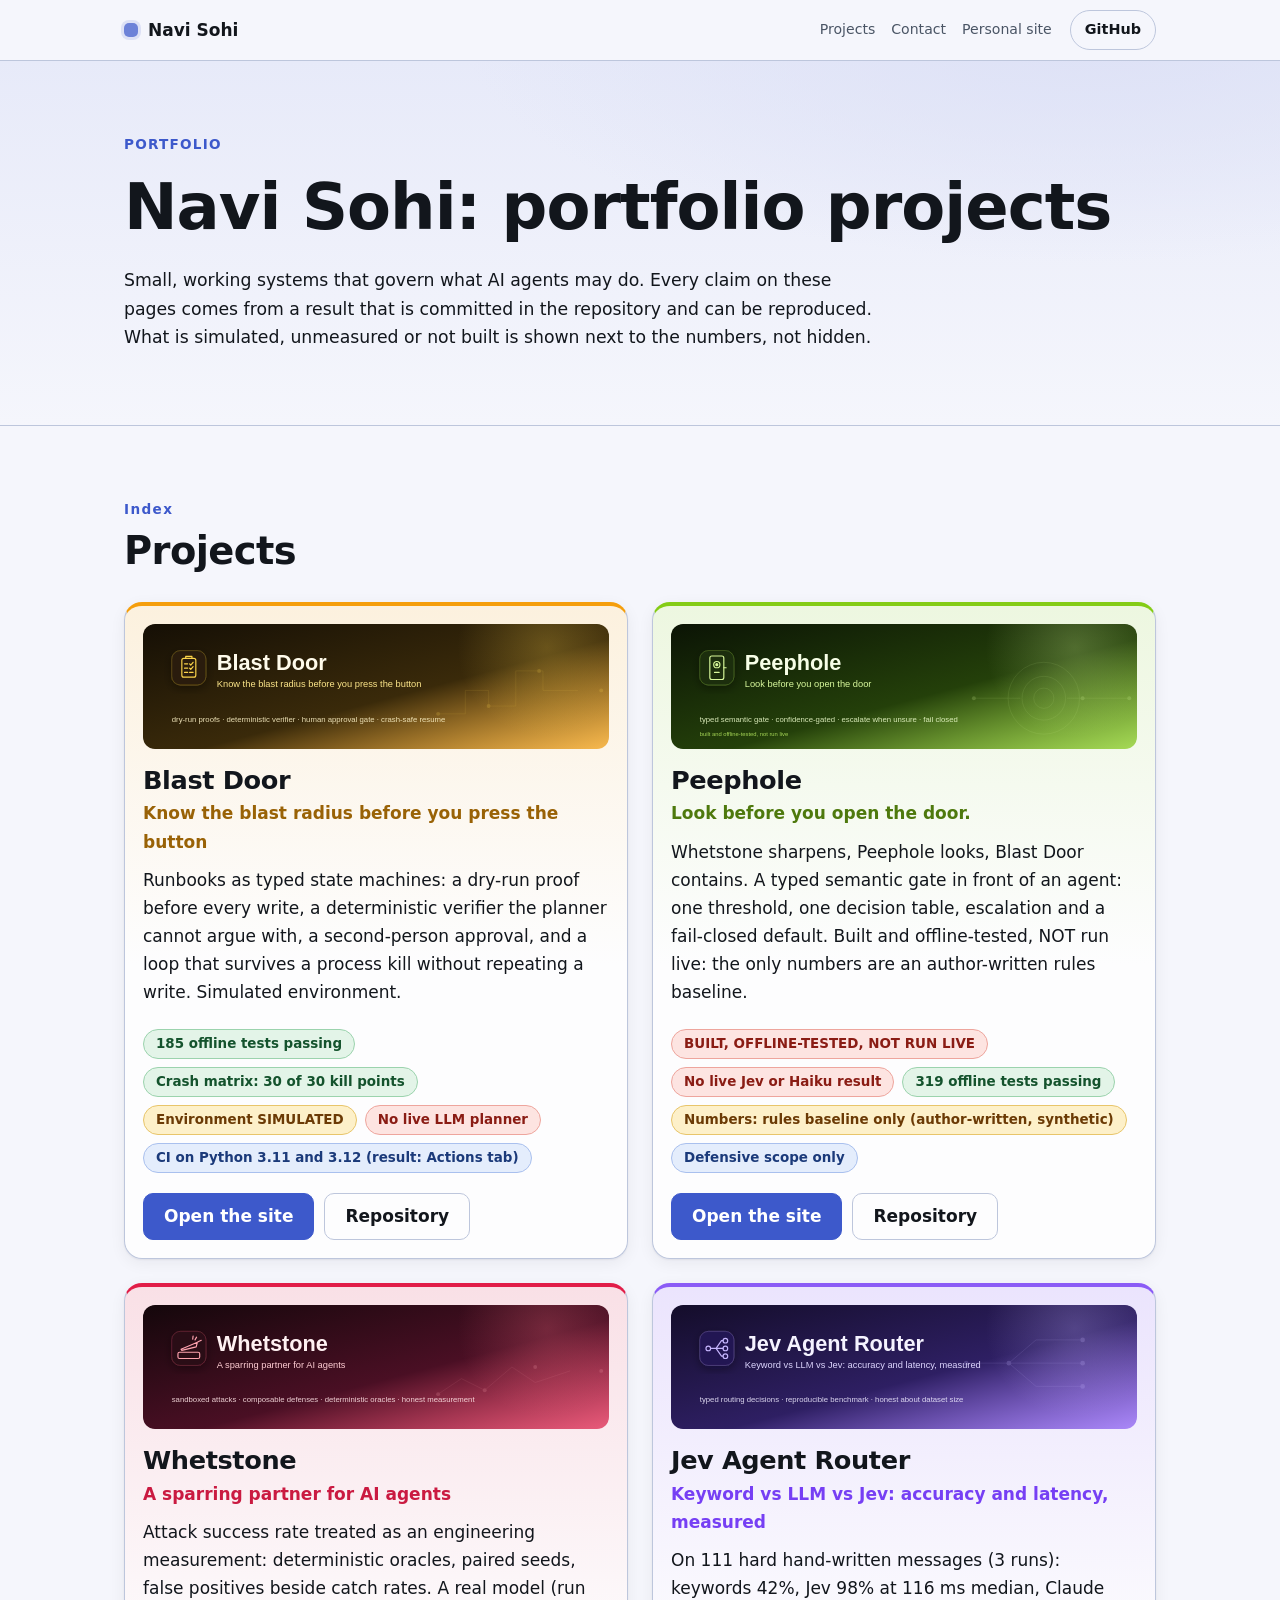
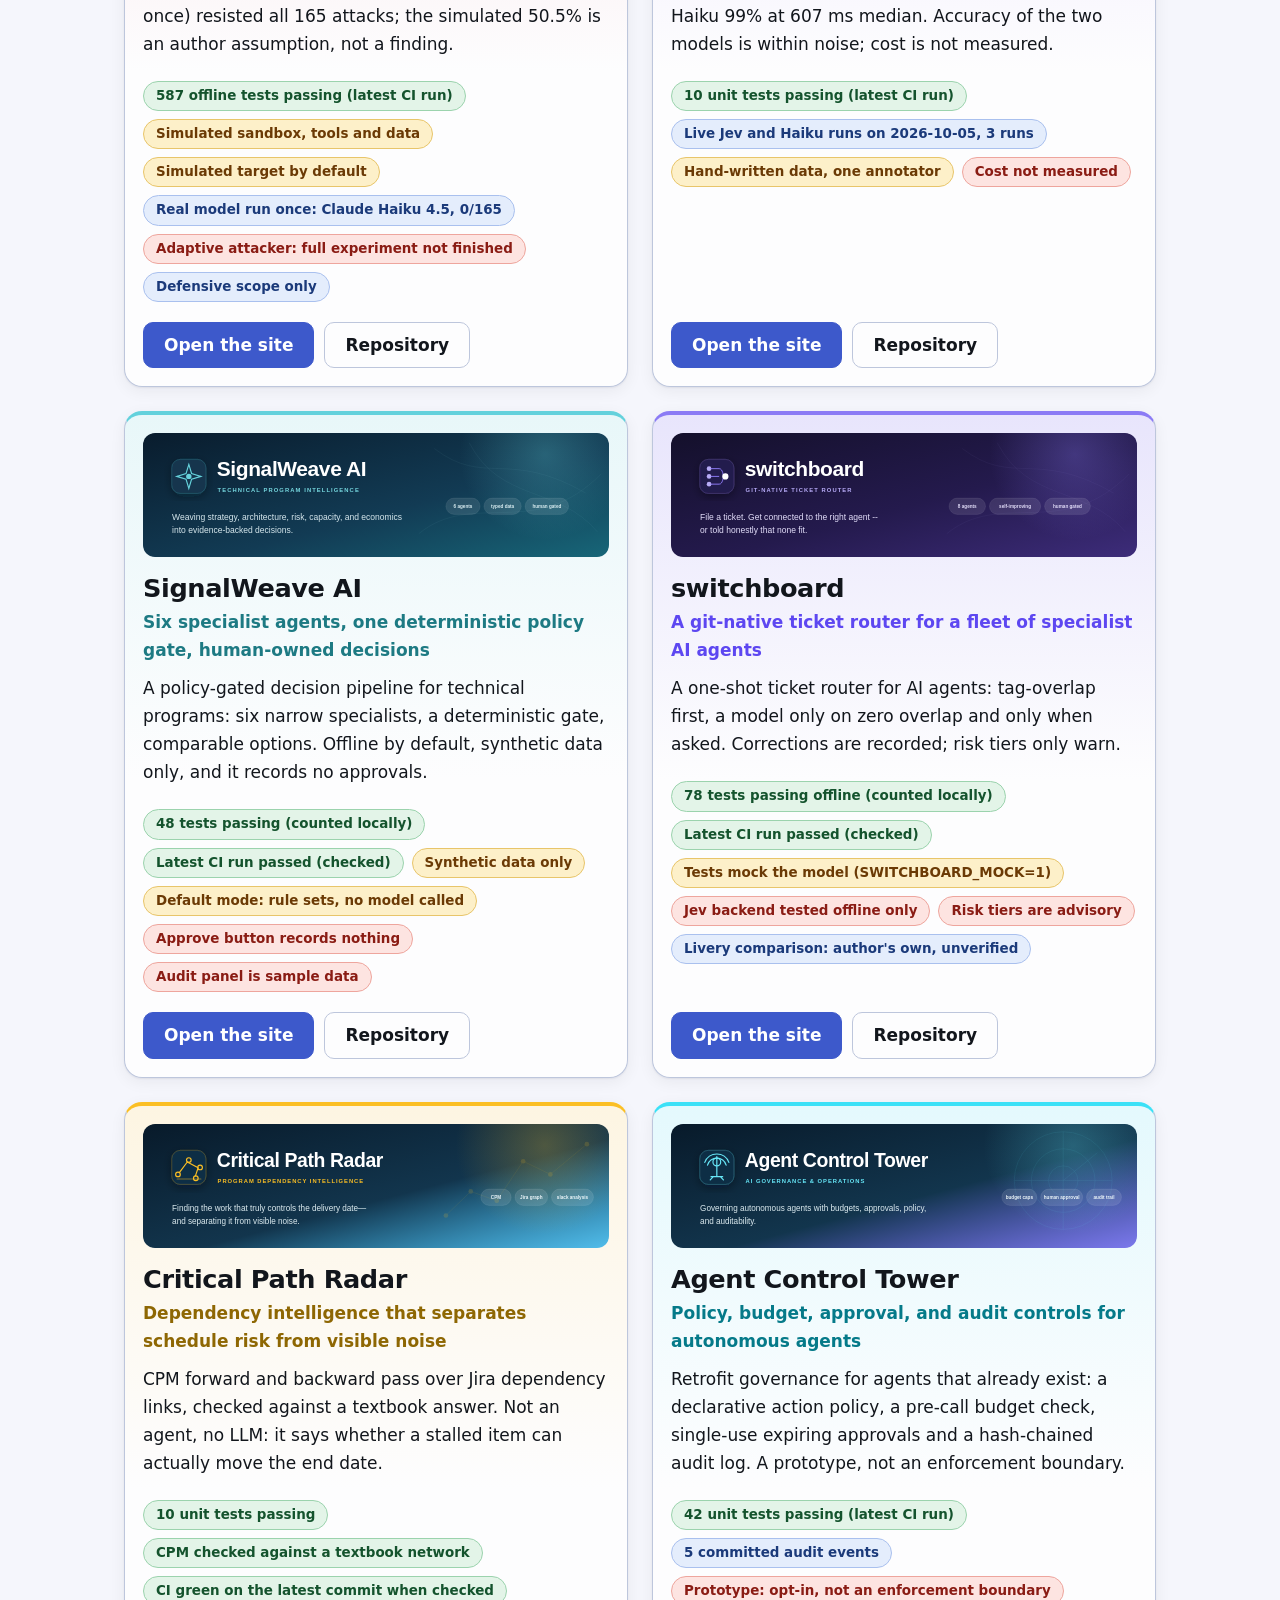
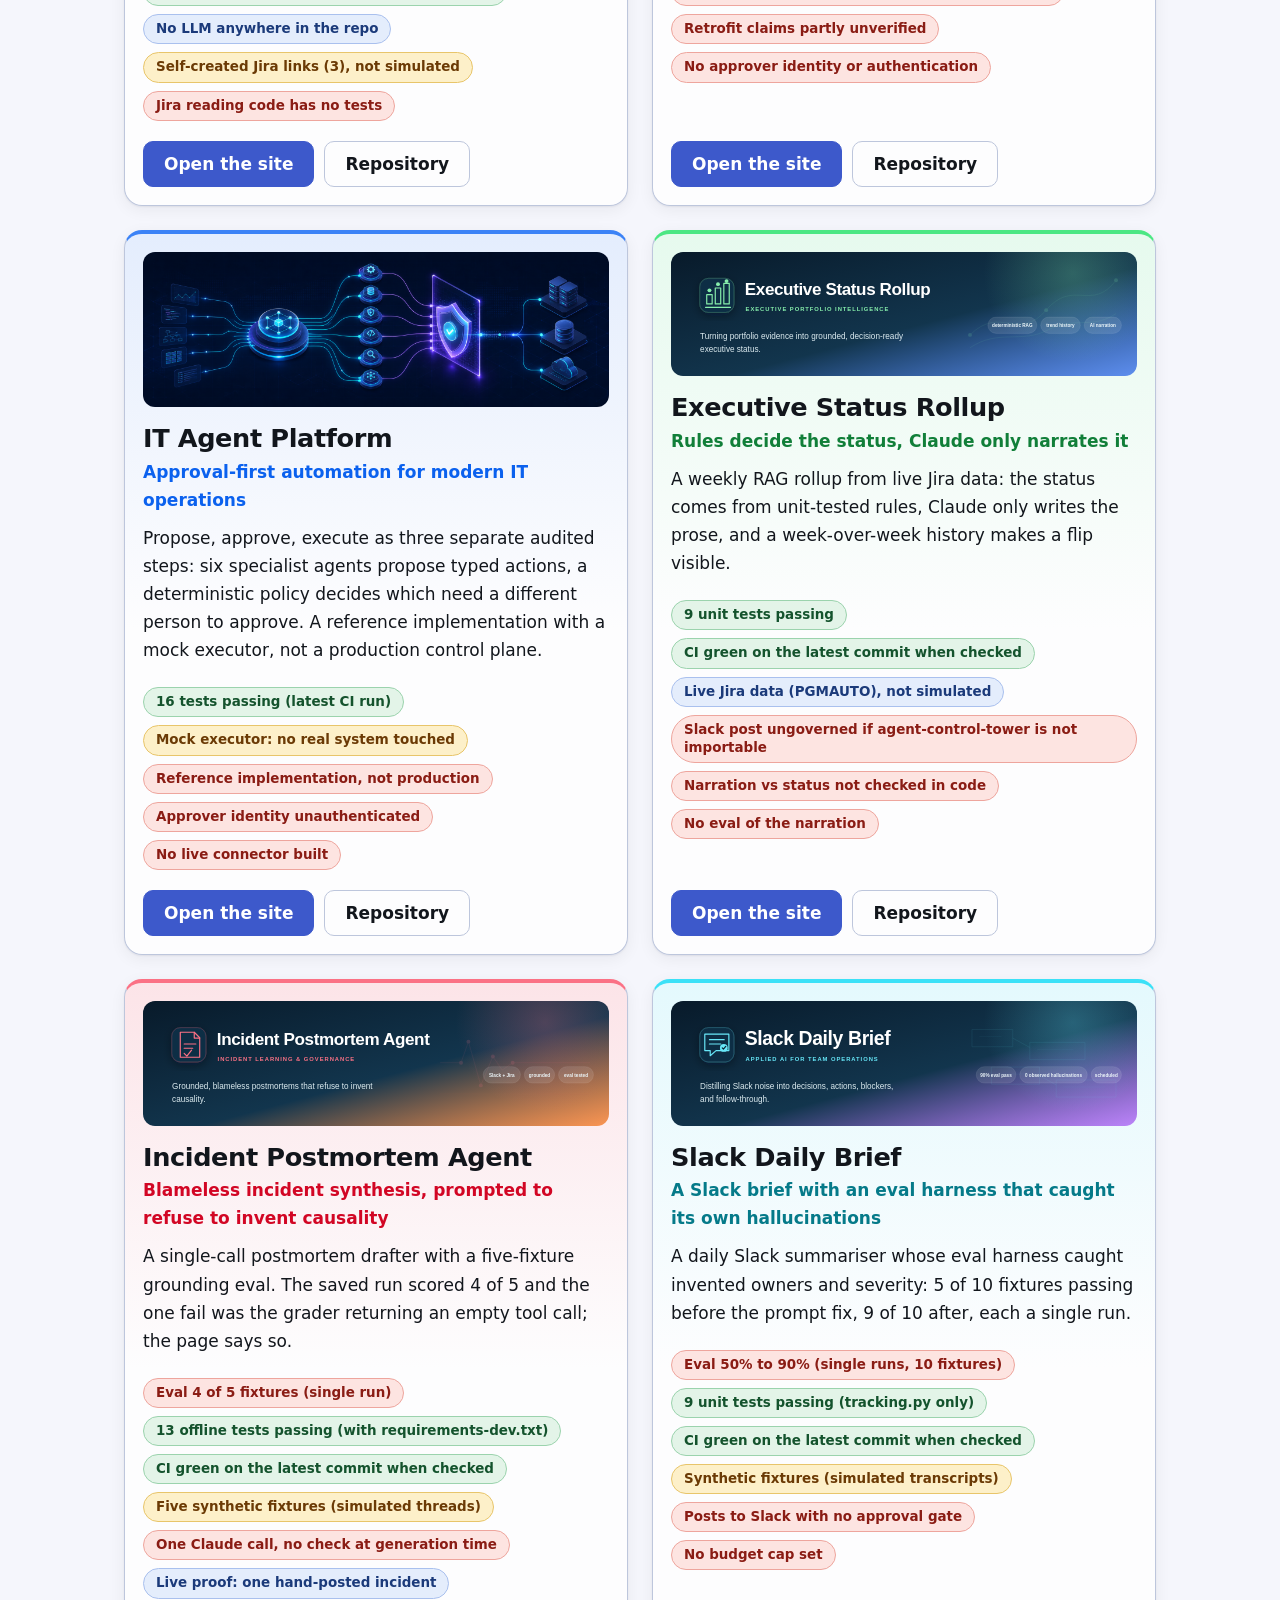
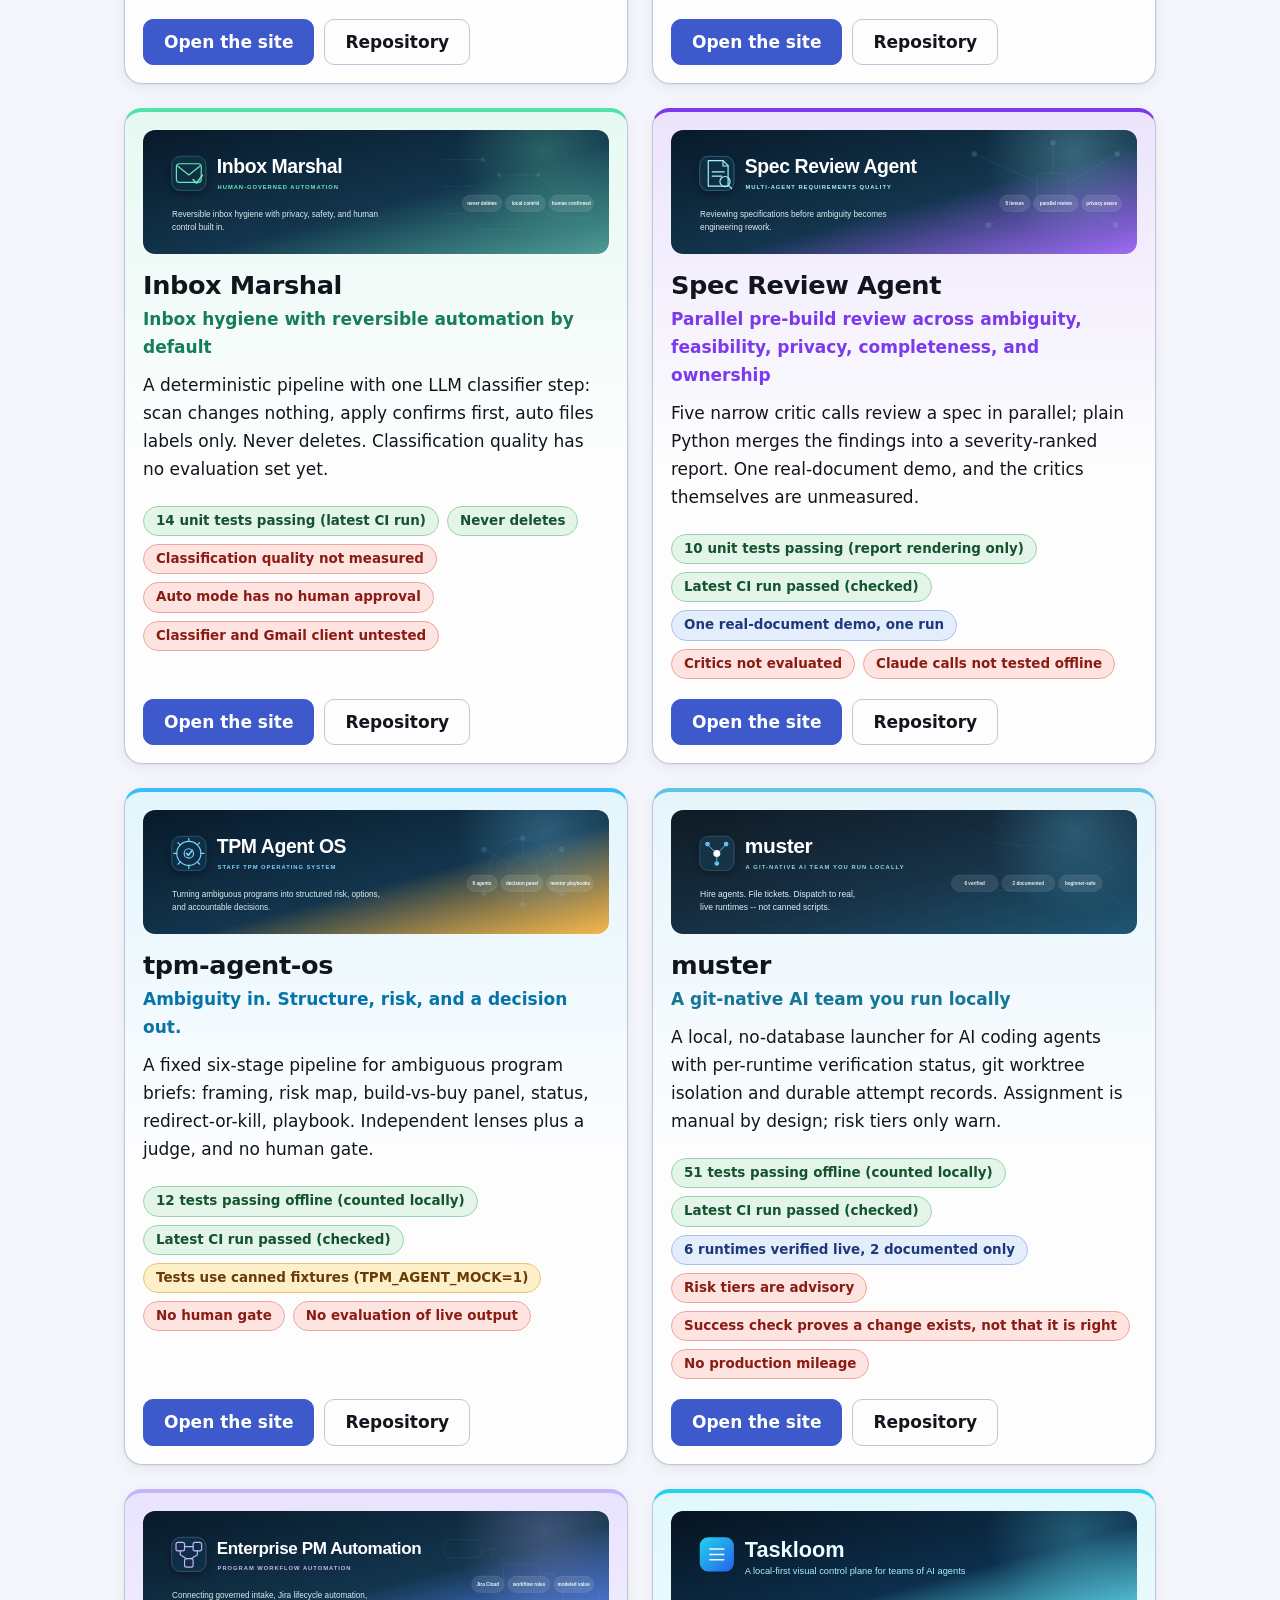
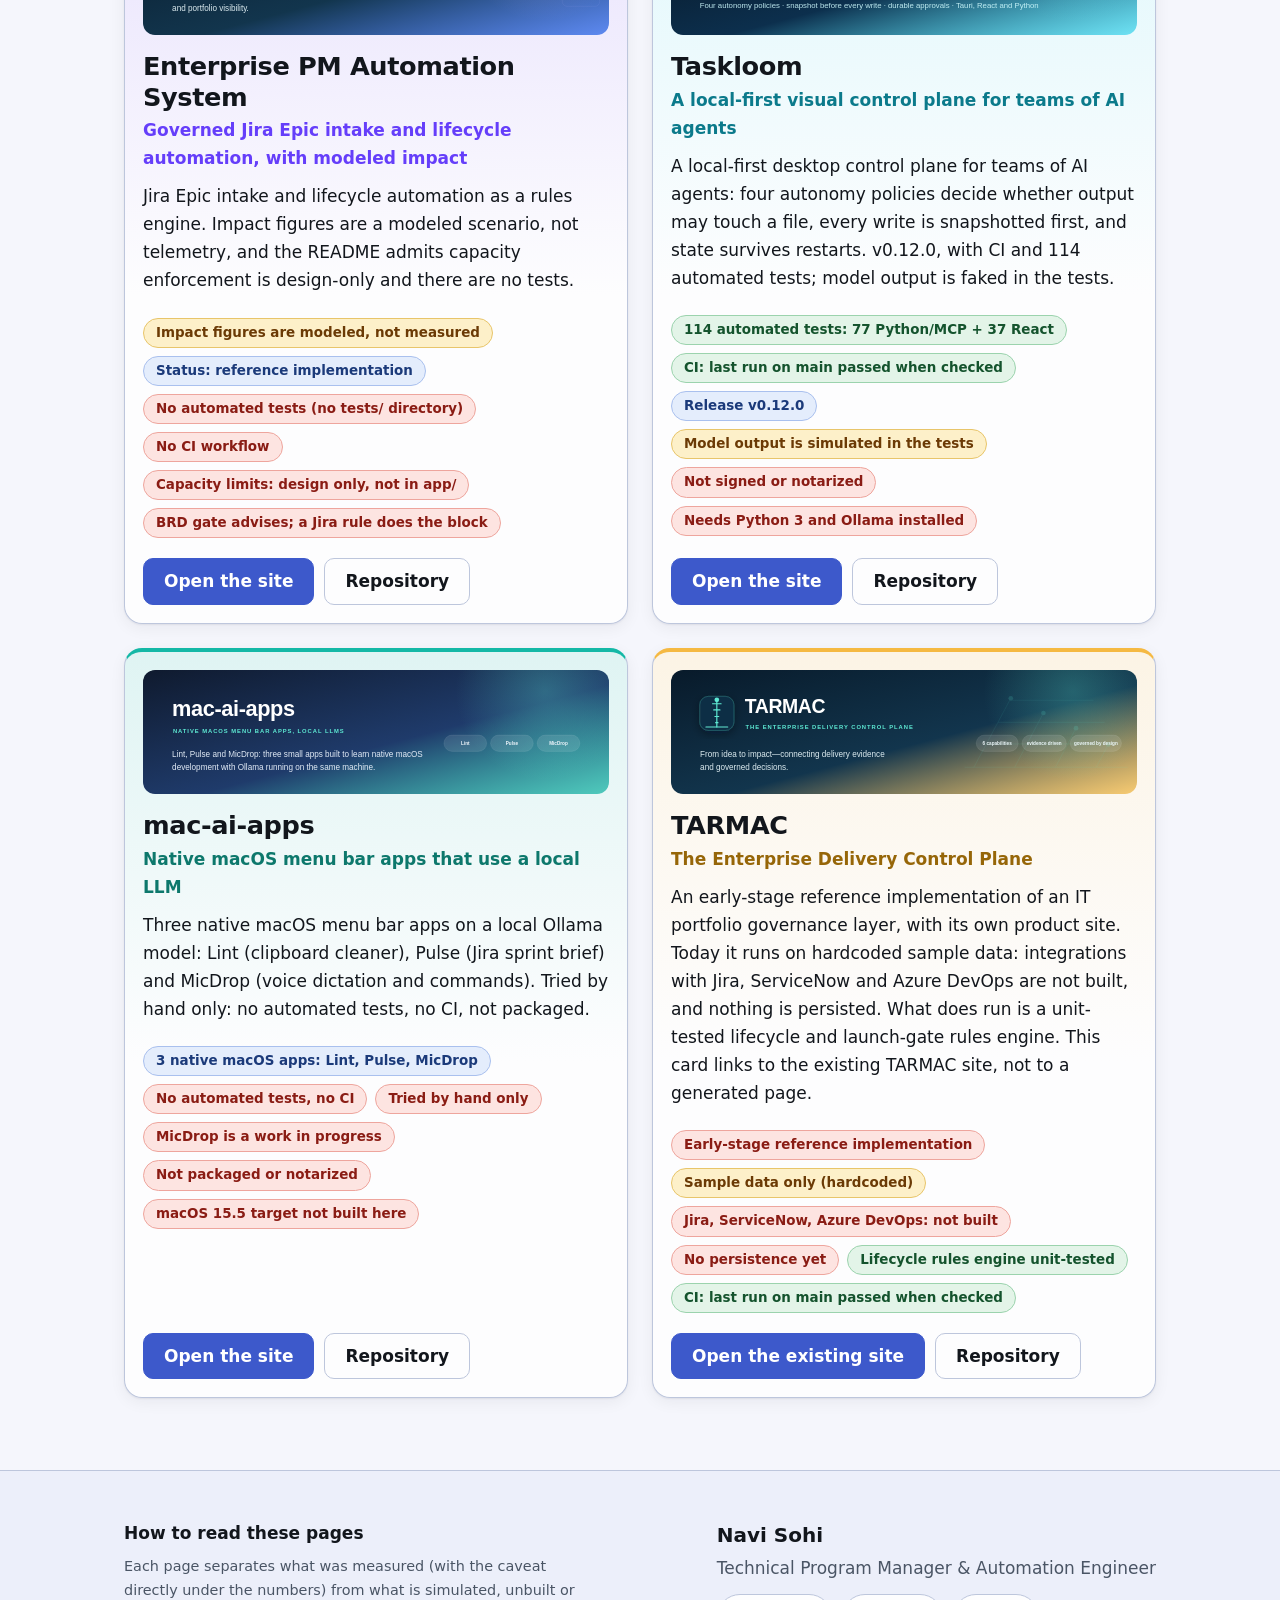
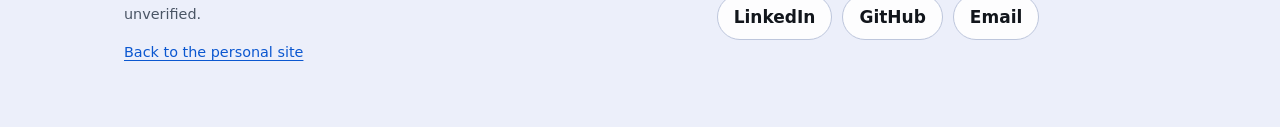
<file: projects/index.html>
<!doctype html>
<html lang="en">
<head>
<meta charset="utf-8">
<meta name="viewport" content="width=device-width, initial-scale=1">
<meta name="color-scheme" content="light dark">
<title>Navi Sohi: portfolio projects</title>
<meta name="description" content="Small, working systems that govern what AI agents may do. Every claim on these pages comes from a result that is committed in the repository and can be reproduced. What is simulated, unmeasured or not built is shown next to the numbers, not hidden.">
<style>/* Shared design system. Per-project accent variables are injected after this file. */
:root{
  --bg:#f4f6fc; --surface:#eaeefa; --surface-2:#dfe5f6; --card:#ffffff; --hero:#e4e9f8; --text:#12161c; --muted:#4a5565;
  --border:#d5dbe3; --link:#0b57d0;
  --ok-bg:#e3f4e8; --ok-fg:#14532d; --ok-bd:#9bd3ad;
  --sim-bg:#fdf0c9; --sim-fg:#6b3a05; --sim-bd:#e8c56a;
  --warn-bg:#fde4e1; --warn-fg:#8a1c14; --warn-bd:#eea59d;
  --info-bg:#e4edfc; --info-fg:#1b3a7a; --info-bd:#a9c0ee;
  --accent:#0b57d0; --accent-ink:#0b57d0; --accent-fill:#0b57d0; --on-accent:#ffffff; --accent-soft:#0b57d01f;
  --radius:14px; --shadow:0 1px 2px rgba(15,23,42,.06),0 4px 16px rgba(15,23,42,.06);
  --font:system-ui,-apple-system,"Segoe UI",Roboto,"Helvetica Neue",Arial,sans-serif;
  --mono:ui-monospace,SFMono-Regular,Menlo,Consolas,monospace;
  --header-h:60px;
}
@media (prefers-color-scheme:dark){
  :root{
    --bg:#0d1117; --surface:#161b22; --surface-2:#1e252e; --card:#161b22; --hero:#1a2030; --text:#e8ecf2; --muted:#a3adbb;
    --border:#2c3541; --link:#8ab4ff;
    --ok-bg:#12301f; --ok-fg:#8be0a6; --ok-bd:#235a37;
    --sim-bg:#3a2a0a; --sim-fg:#fcd34d; --sim-bd:#6b4d12;
    --warn-bg:#3d1816; --warn-fg:#ffaaa3; --warn-bd:#74302b;
    --info-bg:#14284a; --info-fg:#a5c4ff; --info-bd:#2b4a80;
    --accent-ink:#8ab4ff; --accent-fill:#2f6fe0; --on-accent:#ffffff; --accent-soft:#2f6fe026;
    --shadow:0 1px 2px rgba(0,0,0,.4),0 4px 16px rgba(0,0,0,.35);
  }
}
*,*::before,*::after{box-sizing:border-box}
html{scroll-behavior:smooth;scroll-padding-top:calc(var(--header-h) + 12px);-webkit-text-size-adjust:100%}
body{margin:0;background:var(--bg);color:var(--text);font:400 17px/1.65 var(--font);overflow-wrap:break-word}
img,svg{max-width:100%;height:auto;display:block}
a{color:var(--link);text-underline-offset:3px}
a:hover{text-decoration-thickness:2px}
code{font:500 .88em var(--mono);background:var(--surface-2);padding:.1em .38em;border-radius:6px;overflow-wrap:anywhere}
h1,h2,h3{line-height:1.2;margin:0;letter-spacing:-.015em}
p{margin:0 0 1em}
:focus-visible{outline:3px solid var(--accent-ink);outline-offset:3px;border-radius:6px}
.wrap{width:100%;max-width:1080px;margin:0 auto;padding:0 24px}
.skip{position:absolute;left:12px;top:-60px;background:var(--text);color:var(--bg);padding:10px 16px;border-radius:8px;z-index:100;font-weight:600}
.skip:focus{top:12px}

/* Header */
.site-header{position:sticky;top:0;z-index:50;background:color-mix(in srgb,var(--bg) 92%,transparent);backdrop-filter:saturate(1.4) blur(10px);border-bottom:1px solid var(--border)}
.bar{display:flex;align-items:center;gap:20px;min-height:var(--header-h)}
.brand{display:inline-flex;align-items:center;gap:10px;font-weight:700;color:var(--text);text-decoration:none;white-space:nowrap}
.brand-dot{width:14px;height:14px;border-radius:5px;background:var(--accent);box-shadow:0 0 0 3px var(--accent-soft)}
.site-header nav{display:flex;gap:4px;margin-left:auto;overflow-x:auto;scrollbar-width:none}
.site-header nav::-webkit-scrollbar{display:none}
.site-header nav a{color:var(--muted);text-decoration:none;padding:8px 10px;border-radius:8px;font-size:.92rem;font-weight:500;white-space:nowrap}
.brand{flex-shrink:0;white-space:nowrap}
@media (min-width:721px){
  .bar{flex-wrap:wrap;gap:6px 12px}
  .bar .btn-small{margin-left:auto}
  .site-header nav{flex:1 1 auto;justify-content:flex-end;flex-wrap:wrap;overflow:visible}
  .site-header nav a{padding:8px 6px;font-size:.88rem}
}
.site-header nav a:hover{color:var(--text);background:var(--surface-2)}
.btn-small{white-space:nowrap;font-size:.9rem;font-weight:600;text-decoration:none;color:var(--text);border:1px solid var(--border);padding:7px 14px;border-radius:999px}
.btn-small:hover{background:var(--surface-2)}

/* Hero */
.hero{padding:72px 0 56px;background:radial-gradient(900px 340px at 85% -10%,var(--accent-soft),transparent 70%),linear-gradient(180deg,var(--hero),var(--bg));border-bottom:1px solid var(--border)}
.kicker{color:var(--accent-ink);font-weight:700;font-size:.85rem;letter-spacing:.09em;text-transform:uppercase;margin-bottom:14px}
.hero h1{font-size:clamp(2.4rem,6vw,4rem);font-weight:800}
.tagline{font-size:clamp(1.25rem,2.6vw,1.7rem);color:var(--muted);margin:12px 0 22px;font-weight:500;line-height:1.35}
.summary{max-width:760px;font-size:1.08rem}
.cta{display:flex;flex-wrap:wrap;gap:12px;margin:28px 0 22px}
.btn{display:inline-block;padding:12px 20px;border-radius:10px;font-weight:650;text-decoration:none;border:1.5px solid var(--border);color:var(--text);line-height:1.2}
.btn-primary{background:var(--accent-fill);border-color:var(--accent-fill);color:var(--on-accent)}
.btn-primary:hover{filter:brightness(1.08)}
.btn-ghost:hover{background:var(--surface-2)}
.chips{list-style:none;display:flex;flex-wrap:wrap;gap:8px;padding:0;margin:0 0 32px}
.chip{font-size:.84rem;font-weight:600;padding:5px 12px;border-radius:999px;border:1px solid;line-height:1.35}
.chip-ok{background:var(--ok-bg);color:var(--ok-fg);border-color:var(--ok-bd)}
.chip-sim{background:var(--sim-bg);color:var(--sim-fg);border-color:var(--sim-bd)}
.chip-warn{background:var(--warn-bg);color:var(--warn-fg);border-color:var(--warn-bd)}
.chip-info{background:var(--info-bg);color:var(--info-fg);border-color:var(--info-bd)}
.banner{border-radius:20px;box-shadow:var(--shadow);width:100%}

/* Sections */
.section{padding:72px 0;border-bottom:1px solid var(--border)}
.section.alt{background:var(--surface)}
.eyebrow{margin:0 0 8px;font-size:.85rem;font-weight:700;letter-spacing:.1em;color:var(--accent-ink)}
.section h2{font-size:clamp(1.7rem,3.6vw,2.4rem);font-weight:780;margin-bottom:20px}
.lede{max-width:780px;font-size:1.06rem}
.more{margin-top:20px}
.cards{list-style:none;margin:28px 0 0;padding:0;display:grid;gap:16px}
.cards-3{grid-template-columns:repeat(auto-fill,minmax(min(100%,300px),1fr))}
.cards li{background:var(--card);box-shadow:var(--shadow);border:1px solid var(--border);border-radius:var(--radius);padding:20px 22px;border-top:3px solid var(--accent)}
.section.alt .cards li{background:var(--card)}
.cards h3{font-size:1.06rem;margin-bottom:8px}
.cards p{margin:0;color:var(--muted);font-size:.97rem}
.related .rel-name{font-weight:700;font-size:1.05rem;display:inline-block;margin-bottom:6px;overflow-wrap:anywhere}

/* How it works */
.diagram{margin:28px 0;background:#f8fafc;border:1px solid var(--border);border-radius:var(--radius);padding:8px;box-shadow:var(--shadow)}
.diagram img{border-radius:10px;width:100%}
.diagram figcaption{color:#475569;font-size:.9rem;padding:10px 12px 6px}
.stepper{box-shadow:var(--shadow);background:var(--card);border:1px solid var(--border);border-radius:var(--radius);padding:20px}
.stepper-hint{color:var(--muted);font-size:.85rem;font-weight:600;margin-bottom:12px;text-transform:uppercase;letter-spacing:.08em}
.tabs{display:flex;flex-wrap:wrap;gap:8px;margin-bottom:18px}
.tabs button{font:inherit;font-size:.92rem;font-weight:600;display:inline-flex;align-items:center;gap:8px;padding:8px 14px 8px 8px;border-radius:999px;border:1.5px solid var(--border);background:var(--surface);color:var(--text);cursor:pointer;text-align:left}
.tabs button:hover{background:var(--surface-2)}
.tab-n{display:inline-grid;place-items:center;width:24px;height:24px;border-radius:50%;background:var(--surface-2);font-size:.8rem}
.tabs button[aria-selected=true]{border-color:var(--accent-ink);background:var(--accent-soft)}
.tabs button[aria-selected=true] .tab-n{background:var(--accent-fill);color:var(--on-accent)}
.panel h3{font-size:1.25rem;margin-bottom:10px}
.panel-n{color:var(--accent-ink);font-size:.8rem;letter-spacing:.08em;text-transform:uppercase;display:block;margin-bottom:4px}
.panel p{max-width:760px}
.panel-note{color:var(--sim-fg);background:var(--sim-bg);border:1px solid var(--sim-bd);border-radius:10px;padding:10px 14px;font-size:.93rem;font-weight:500}
/* Without JS every stage is listed; with JS only the selected one. */
html:not(.js) .tabs,html:not(.js) .stepper-hint{display:none}
html:not(.js) .panel{padding:14px 0;border-top:1px solid var(--border)}
html.js .panel[hidden]{display:none}

/* Result tables */
.result{margin:36px 0 0;padding:0}
.result figcaption{font-size:1.2rem;font-weight:700;margin-bottom:8px}
.tbl-context{color:var(--muted);max-width:860px;font-size:.97rem}
.tbl-scroll{overflow-x:auto;border:1px solid var(--border);border-radius:var(--radius) var(--radius) 0 0;background:var(--card)}
table{border-collapse:collapse;width:100%;font-size:.95rem}
th,td{text-align:left;padding:11px 16px;border-bottom:1px solid var(--border);vertical-align:top}
thead th{background:var(--surface-2);font-size:.82rem;text-transform:uppercase;letter-spacing:.05em;color:var(--muted);white-space:nowrap}
tbody th{font-weight:600}
tbody tr:last-child th,tbody tr:last-child td{border-bottom:0}
tbody tr:nth-child(even){background:color-mix(in srgb,var(--surface) 70%,transparent)}
.caveat{margin:0;padding:14px 18px;background:var(--sim-bg);color:var(--sim-fg);border:1px solid var(--sim-bd);border-top:0;border-radius:0 0 var(--radius) var(--radius);font-size:.95rem;font-weight:500}
.caveat-label{display:inline-block;font-size:.72rem;font-weight:800;letter-spacing:.1em;text-transform:uppercase;border:1.5px solid currentColor;border-radius:6px;padding:1px 7px;margin-right:8px}
.caveat code{background:rgba(0,0,0,.08)}
.tbl-notes{color:var(--muted);font-size:.95rem;margin-top:14px;max-width:860px}
.tbl-notes p{margin-bottom:.6em}
.tbl-source{color:var(--muted);font-size:.85rem;margin:6px 0 0}

/* Architecture */
.pattern{background:var(--accent-soft);border-left:4px solid var(--accent);padding:14px 18px;border-radius:0 10px 10px 0;font-weight:600;max-width:860px}
.pattern span{display:block;font-size:.75rem;letter-spacing:.1em;text-transform:uppercase;color:var(--accent-ink);margin-bottom:2px}
.flow{list-style:none;counter-reset:f;margin:28px 0 0;padding:0;display:grid;gap:10px;grid-template-columns:repeat(auto-fill,minmax(min(100%,240px),1fr))}
.flow li{box-shadow:var(--shadow);counter-increment:f;position:relative;background:var(--card);border:1px solid var(--border);border-radius:12px;padding:14px 16px 14px 52px;min-height:72px}
.flow li::before{content:counter(f);position:absolute;left:14px;top:14px;width:26px;height:26px;border-radius:50%;background:var(--accent-fill);color:var(--on-accent);display:grid;place-items:center;font-weight:700;font-size:.85rem}
.flow-label{display:block;font-weight:700}
.flow-detail{display:block;color:var(--muted);font-size:.9rem;line-height:1.45;margin-top:2px}
.flow + .stepper{margin-top:24px}

/* Not built */
.section.nb{background:var(--sim-bg);border-top:4px solid var(--sim-bd);border-bottom:4px solid var(--sim-bd)}
.section.nb .eyebrow{color:var(--sim-fg)}
.section.nb h2,.section.nb .lede{color:var(--text)}
.nb-list{list-style:none;margin:28px 0 0;padding:0;display:grid;gap:14px;grid-template-columns:repeat(auto-fill,minmax(min(100%,320px),1fr))}
.nb-list li{background:var(--card);border:1.5px dashed var(--sim-bd);border-radius:var(--radius);padding:18px 20px}
.nb-list h3{font-size:1.02rem;margin:8px 0}
.nb-list p{margin:0;color:var(--muted);font-size:.95rem}
.status{display:inline-block;font-size:.72rem;font-weight:800;letter-spacing:.09em;text-transform:uppercase;padding:2px 9px;border-radius:6px;border:1.5px solid}
.status-not-built{background:var(--warn-bg);color:var(--warn-fg);border-color:var(--warn-bd)}
.status-not-verified{background:var(--sim-bg);color:var(--sim-fg);border-color:var(--sim-bd)}
.status-limit{background:var(--info-bg);color:var(--info-fg);border-color:var(--info-bd)}

/* Roadmap */
.roadmap{list-style:none;margin:8px 0 0;padding:0;max-width:860px}
.roadmap li{display:grid;grid-template-columns:28px 76px 1fr;gap:6px 10px;align-items:baseline;padding:12px 0;border-bottom:1px solid var(--border)}
.road-mark{font-weight:800;text-align:center}
.done .road-mark{color:var(--ok-fg)}
.todo .road-mark{color:var(--muted)}
.road-state{font-size:.72rem;font-weight:800;text-transform:uppercase;letter-spacing:.08em;color:var(--muted)}
.done .road-state{color:var(--ok-fg)}

/* Footer */
.site-footer{background:var(--surface);padding:48px 0}
.foot{display:flex;flex-wrap:wrap;gap:32px 64px;justify-content:space-between}
.foot-title{font-weight:700;margin-bottom:8px}
.foot-links{list-style:none;margin:0 0 12px;padding:0;display:flex;flex-wrap:wrap;gap:6px 20px}
.foot-note{color:var(--muted);font-size:.9rem;max-width:460px}
.contact{text-align:left}
.contact-name{font-size:1.25rem;font-weight:750;margin:0}
.contact-role{color:var(--muted);margin:2px 0 12px}
.contact-links{list-style:none;padding:0;margin:0;display:flex;gap:10px;flex-wrap:wrap}
.contact-links a{display:inline-block;padding:8px 16px;border-radius:999px;border:1.5px solid var(--border);color:var(--text);font-weight:600;text-decoration:none;background:var(--card)}
.contact-links a:hover{border-color:var(--accent-ink)}

/* Hub */
.hub-grid{list-style:none;margin:28px 0 0;padding:0;display:grid;gap:24px;grid-template-columns:repeat(auto-fill,minmax(min(100%,440px),1fr))}
.hub-card{background:linear-gradient(180deg,var(--wash,var(--card)),var(--card) 55%);border:1px solid var(--border);border-radius:18px;padding:18px;box-shadow:var(--shadow);display:flex;flex-direction:column;border-top:4px solid var(--accent)}
.hub-card img{border-radius:12px;margin-bottom:16px}
.hub-card h2{font-size:1.6rem;margin:0 0 4px}
.hub-card h2 a{color:var(--text);text-decoration:none}
.hub-card h2 a:hover{color:var(--accent-ink);text-decoration:underline}
.tagline-sm{color:var(--accent-ink);font-weight:650;margin-bottom:10px}
.hub-card .chips{margin:6px 0 20px}
.card-links{margin:auto 0 0;display:flex;flex-wrap:wrap;gap:10px}

@media (max-width:720px){
  body{font-size:16px}
  .wrap{padding:0 18px}
  .bar{flex-wrap:wrap;gap:6px 12px;padding-top:8px;padding-bottom:4px}
  .site-header nav{order:3;width:100%;margin-left:-8px;padding-bottom:4px}
  .btn-small{margin-left:auto}
  :root{--header-h:96px}
  .hero{padding:40px 0 36px}
  .section{padding:48px 0}
  .stepper{padding:14px}
  .roadmap li{grid-template-columns:24px 1fr;}
  .road-state{grid-column:2}
  .road-text{grid-column:2}
  th,td{padding:10px 12px}
  .tbl-scroll.wide table{min-width:560px}
  .diagram-scroll{overflow-x:auto}
  .diagram-scroll img{min-width:760px}
  .scroll-hint{display:block}
}
@media (prefers-reduced-motion:reduce){
  html{scroll-behavior:auto}
  *{transition:none!important;animation:none!important}
}
@media print{.site-header,.skip{display:none}body,.hero,.section,.section.alt,.site-footer{background:#fff!important}}
thead code{text-transform:none;background:none;padding:0;letter-spacing:0}
.diagram-scroll{border-radius:10px}
.scroll-hint{display:none;color:var(--muted);font-size:.85rem;margin:-14px 0 20px}
.hero h1+.summary{margin-top:20px}
:root{--bg:#f5f6fc;--surface:#eceffa;--surface-2:#e3e7f7;--card:#fdfdfe;--hero:#e7eaf9;--border:#bdc6dc;--accent:#6d82d8;--accent-ink:#3d59cb;--accent-fill:#3d59cb;--on-accent:#ffffff;--accent-soft:#dde1f6;}@media (prefers-color-scheme:dark){:root{--bg:#131824;--surface:#161c2b;--surface-2:#192033;--card:#1b212e;--hero:#1a2135;--border:#333e56;--accent:#6d82d8;--accent-ink:#8597de;--accent-fill:#6d82d8;--on-accent:#0b0f14;--accent-soft:#1e253d;}}.card[data-slug="blast-door"]{--accent:#f59e0b;--accent-ink:#996206;--card:#fdfdfe;--wash:#fcf1de;}@media (prefers-color-scheme:dark){.card[data-slug="blast-door"]{--accent:#f59e0b;--accent-ink:#f59e0b;--card:#1a202b;--wash:#393227;}}.card[data-slug="peephole"]{--accent:#84cc16;--accent-ink:#4e790d;--card:#fdfdfe;--wash:#edf7e0;}@media (prefers-color-scheme:dark){.card[data-slug="peephole"]{--accent:#84cc16;--accent-ink:#84cc16;--card:#1a202b;--wash:#293828;}}.card[data-slug="agent-whetstone"]{--accent:#e11d48;--accent-ink:#ca1a41;--card:#fdfdfe;--wash:#f9e0e6;}@media (prefers-color-scheme:dark){.card[data-slug="agent-whetstone"]{--accent:#e11d48;--accent-ink:#eb607e;--card:#1a202b;--wash:#36202f;}}.card[data-slug="jev-agent-router"]{--accent:#8b5cf6;--accent-ink:#763ff4;--card:#fdfdfe;--wash:#ebe4fd;}@media (prefers-color-scheme:dark){.card[data-slug="jev-agent-router"]{--accent:#8b5cf6;--accent-ink:#a079f8;--card:#1a202b;--wash:#272447;}}.card[data-slug="signalweave-ai"]{--accent:#63d1dc;--accent-ink:#1d7a83;--card:#fdfdfe;--wash:#e8f7f9;}@media (prefers-color-scheme:dark){.card[data-slug="signalweave-ai"]{--accent:#63d1dc;--accent-ink:#63d1dc;--card:#1a202b;--wash:#233844;}}.card[data-slug="switchboard"]{--accent:#8b7bf5;--accent-ink:#5d47f1;--card:#fdfdfe;--wash:#e8e5fc;}@media (prefers-color-scheme:dark){.card[data-slug="switchboard"]{--accent:#8b7bf5;--accent-ink:#9384f6;--card:#1a202b;--wash:#232547;}}.card[data-slug="critical-path-radar"]{--accent:#fbbf24;--accent-ink:#8e6703;--card:#fdfdfe;--wash:#fdf5e2;}@media (prefers-color-scheme:dark){.card[data-slug="critical-path-radar"]{--accent:#fbbf24;--accent-ink:#fbbf24;--card:#1a202b;--wash:#39362a;}}.card[data-slug="agent-control-tower"]{--accent:#3be1f7;--accent-ink:#057a89;--card:#fdfdfe;--wash:#e4f9fd;}@media (prefers-color-scheme:dark){.card[data-slug="agent-control-tower"]{--accent:#67e8f9;--accent-ink:#67e8f9;--card:#1a202b;--wash:#1f3b48;}}.card[data-slug="it-agent-platform"]{--accent:#3b82f6;--accent-ink:#0b61ee;--card:#fdfdfe;--wash:#e4edfd;}@media (prefers-color-scheme:dark){.card[data-slug="it-agent-platform"]{--accent:#3b82f6;--accent-ink:#5895f7;--card:#1a202b;--wash:#1f2e47;}}.card[data-slug="exec-status-rollup"]{--accent:#4be783;--accent-ink:#117f39;--card:#fdfdfe;--wash:#e6faee;}@media (prefers-color-scheme:dark){.card[data-slug="exec-status-rollup"]{--accent:#86efac;--accent-ink:#86efac;--card:#1a202b;--wash:#213c37;}}.card[data-slug="incident-postmortem-agent"]{--accent:#fb7185;--accent-ink:#d20624;--card:#fdfdfe;--wash:#fce4e8;}@media (prefers-color-scheme:dark){.card[data-slug="incident-postmortem-agent"]{--accent:#fb7185;--accent-ink:#fb7185;--card:#1a202b;--wash:#392431;}}.card[data-slug="slack-daily-brief"]{--accent:#3be1f7;--accent-ink:#057a89;--card:#fdfdfe;--wash:#e4f9fd;}@media (prefers-color-scheme:dark){.card[data-slug="slack-daily-brief"]{--accent:#67e8f9;--accent-ink:#67e8f9;--card:#1a202b;--wash:#1f3b48;}}.card[data-slug="inbox-marshal"]{--accent:#50e2a8;--accent-ink:#157e54;--card:#fdfdfe;--wash:#e7f9f3;}@media (prefers-color-scheme:dark){.card[data-slug="inbox-marshal"]{--accent:#6ee7b7;--accent-ink:#6ee7b7;--card:#1a202b;--wash:#223b3c;}}.card[data-slug="spec-review-agent"]{--accent:#7c3aed;--accent-ink:#7c3aed;--card:#fdfdfe;--wash:#ece4fc;}@media (prefers-color-scheme:dark){.card[data-slug="spec-review-agent"]{--accent:#7c3aed;--accent-ink:#a477f3;--card:#1a202b;--wash:#282446;}}.card[data-slug="tpm-agent-os"]{--accent:#38bcfa;--accent-ink:#0474a9;--card:#fdfdfe;--wash:#e3f5fd;}@media (prefers-color-scheme:dark){.card[data-slug="tpm-agent-os"]{--accent:#7dd3fc;--accent-ink:#7dd3fc;--card:#1a202b;--wash:#1e3648;}}.card[data-slug="muster"]{--accent:#5fc4e8;--accent-ink:#167698;--card:#fdfdfe;--wash:#e6f5fb;}@media (prefers-color-scheme:dark){.card[data-slug="muster"]{--accent:#5fc4e8;--accent-ink:#5fc4e8;--card:#1a202b;--wash:#213645;}}.card[data-slug="pm-automation-system"]{--accent:#c4b5fd;--accent-ink:#653efa;--card:#fdfdfe;--wash:#e9e3fd;}@media (prefers-color-scheme:dark){.card[data-slug="pm-automation-system"]{--accent:#c4b5fd;--accent-ink:#c4b5fd;--card:#1a202b;--wash:#242348;}}.card[data-slug="taskloom"]{--accent:#22d3ee;--accent-ink:#0b7a8b;--card:#fdfdfe;--wash:#e1f8fc;}@media (prefers-color-scheme:dark){.card[data-slug="taskloom"]{--accent:#22d3ee;--accent-ink:#22d3ee;--card:#1a202b;--wash:#1b3946;}}.card[data-slug="mac-ai-apps"]{--accent:#14b8a6;--accent-ink:#0d786c;--card:#fdfdfe;--wash:#dff4f3;}@media (prefers-color-scheme:dark){.card[data-slug="mac-ai-apps"]{--accent:#14b8a6;--accent-ink:#14b8a6;--card:#1a202b;--wash:#19353c;}}.card[data-slug="tarmac"]{--accent:#f5b942;--accent-ink:#966608;--card:#fdfdfe;--wash:#fcf4e5;}@media (prefers-color-scheme:dark){.card[data-slug="tarmac"]{--accent:#f5b942;--accent-ink:#f5b942;--card:#1a202b;--wash:#39352e;}}</style>
</head>
<body>
<a class="skip" href="#main">Skip to content</a><header class="site-header"><div class="wrap bar"><a class="brand" href="index.html"><span class="brand-dot" aria-hidden="true"></span>Navi Sohi</a><nav aria-label="Sections"><a href="#projects">Projects</a><a href="#contact">Contact</a><a href="https://plainjane20.github.io/" rel="noopener noreferrer" target="_blank">Personal site</a></nav><a class="btn-small" href="https://github.com/PlainJane20" rel="noopener noreferrer" target="_blank">GitHub</a></div></header><main id="main"><section class="hero" aria-labelledby="hero-h"><div class="wrap"><p class="kicker">Portfolio</p><h1 id="hero-h">Navi Sohi: portfolio projects</h1><p class="summary">Small, working systems that govern what AI agents may do. Every claim on these pages comes from a result that is committed in the repository and can be reproduced. What is simulated, unmeasured or not built is shown next to the numbers, not hidden.</p></div></section><section id="projects" class="section" aria-labelledby="projects-h"><div class="wrap"><p class="eyebrow"><span>Index</span></p><h2 id="projects-h">Projects</h2><ul class="hub-grid"><li class="card hub-card" data-slug="blast-door"><img src="assets/blast-door/banner.svg" alt="" width="1200" height="320" loading="lazy"><h2><a href="https://plainjane20.github.io/blast-door/" rel="noopener noreferrer" target="_blank">Blast Door</a></h2><p class="tagline-sm">Know the blast radius before you press the button</p><p>Runbooks as typed state machines: a dry-run proof before every write, a deterministic verifier the planner cannot argue with, a second-person approval, and a loop that survives a process kill without repeating a write. Simulated environment.</p><ul class="chips" aria-label="Status of Blast Door"><li class="chip chip-ok">185 offline tests passing</li><li class="chip chip-ok">Crash matrix: 30 of 30 kill points</li><li class="chip chip-sim">Environment SIMULATED</li><li class="chip chip-warn">No live LLM planner</li><li class="chip chip-info">CI on Python 3.11 and 3.12 (result: Actions tab)</li></ul><p class="card-links"><a class="btn btn-primary" href="https://plainjane20.github.io/blast-door/" rel="noopener noreferrer" target="_blank">Open the site</a><a class="btn btn-ghost" href="https://github.com/PlainJane20/blast-door" rel="noopener noreferrer" target="_blank">Repository</a></p></li><li class="card hub-card" data-slug="peephole"><img src="assets/peephole/banner.svg" alt="" width="1200" height="320" loading="lazy"><h2><a href="https://plainjane20.github.io/peephole/" rel="noopener noreferrer" target="_blank">Peephole</a></h2><p class="tagline-sm">Look before you open the door.</p><p>Whetstone sharpens, Peephole looks, Blast Door contains. A typed semantic gate in front of an agent: one threshold, one decision table, escalation and a fail-closed default. Built and offline-tested, NOT run live: the only numbers are an author-written rules baseline.</p><ul class="chips" aria-label="Status of Peephole"><li class="chip chip-warn">BUILT, OFFLINE-TESTED, NOT RUN LIVE</li><li class="chip chip-warn">No live Jev or Haiku result</li><li class="chip chip-ok">319 offline tests passing</li><li class="chip chip-sim">Numbers: rules baseline only (author-written, synthetic)</li><li class="chip chip-info">Defensive scope only</li></ul><p class="card-links"><a class="btn btn-primary" href="https://plainjane20.github.io/peephole/" rel="noopener noreferrer" target="_blank">Open the site</a><a class="btn btn-ghost" href="https://github.com/PlainJane20/peephole" rel="noopener noreferrer" target="_blank">Repository</a></p></li><li class="card hub-card" data-slug="agent-whetstone"><img src="assets/agent-whetstone/banner.svg" alt="" width="1200" height="320" loading="lazy"><h2><a href="https://plainjane20.github.io/agent-whetstone/" rel="noopener noreferrer" target="_blank">Whetstone</a></h2><p class="tagline-sm">A sparring partner for AI agents</p><p>Attack success rate treated as an engineering measurement: deterministic oracles, paired seeds, false positives beside catch rates. A real model (run once) resisted all 165 attacks; the simulated 50.5% is an author assumption, not a finding.</p><ul class="chips" aria-label="Status of Whetstone"><li class="chip chip-ok">587 offline tests passing (latest CI run)</li><li class="chip chip-sim">Simulated sandbox, tools and data</li><li class="chip chip-sim">Simulated target by default</li><li class="chip chip-info">Real model run once: Claude Haiku 4.5, 0/165</li><li class="chip chip-warn">Adaptive attacker: full experiment not finished</li><li class="chip chip-info">Defensive scope only</li></ul><p class="card-links"><a class="btn btn-primary" href="https://plainjane20.github.io/agent-whetstone/" rel="noopener noreferrer" target="_blank">Open the site</a><a class="btn btn-ghost" href="https://github.com/PlainJane20/agent-whetstone" rel="noopener noreferrer" target="_blank">Repository</a></p></li><li class="card hub-card" data-slug="jev-agent-router"><img src="assets/jev-agent-router/banner.svg" alt="" width="1200" height="320" loading="lazy"><h2><a href="https://plainjane20.github.io/jev-agent-router/" rel="noopener noreferrer" target="_blank">Jev Agent Router</a></h2><p class="tagline-sm">Keyword vs LLM vs Jev: accuracy and latency, measured</p><p>On 111 hard hand-written messages (3 runs): keywords 42%, Jev 98% at 116 ms median, Claude Haiku 99% at 607 ms median. Accuracy of the two models is within noise; cost is not measured.</p><ul class="chips" aria-label="Status of Jev Agent Router"><li class="chip chip-ok">10 unit tests passing (latest CI run)</li><li class="chip chip-info">Live Jev and Haiku runs on 2026-10-05, 3 runs</li><li class="chip chip-sim">Hand-written data, one annotator</li><li class="chip chip-warn">Cost not measured</li></ul><p class="card-links"><a class="btn btn-primary" href="https://plainjane20.github.io/jev-agent-router/" rel="noopener noreferrer" target="_blank">Open the site</a><a class="btn btn-ghost" href="https://github.com/PlainJane20/jev-agent-router" rel="noopener noreferrer" target="_blank">Repository</a></p></li><li class="card hub-card" data-slug="signalweave-ai"><img src="assets/signalweave-ai/banner.svg" alt="" width="1200" height="320" loading="lazy"><h2><a href="https://plainjane20.github.io/signalweave-ai/" rel="noopener noreferrer" target="_blank">SignalWeave AI</a></h2><p class="tagline-sm">Six specialist agents, one deterministic policy gate, human-owned decisions</p><p>A policy-gated decision pipeline for technical programs: six narrow specialists, a deterministic gate, comparable options. Offline by default, synthetic data only, and it records no approvals.</p><ul class="chips" aria-label="Status of SignalWeave AI"><li class="chip chip-ok">48 tests passing (counted locally)</li><li class="chip chip-ok">Latest CI run passed (checked)</li><li class="chip chip-sim">Synthetic data only</li><li class="chip chip-sim">Default mode: rule sets, no model called</li><li class="chip chip-warn">Approve button records nothing</li><li class="chip chip-warn">Audit panel is sample data</li></ul><p class="card-links"><a class="btn btn-primary" href="https://plainjane20.github.io/signalweave-ai/" rel="noopener noreferrer" target="_blank">Open the site</a><a class="btn btn-ghost" href="https://github.com/PlainJane20/signalweave-ai" rel="noopener noreferrer" target="_blank">Repository</a></p></li><li class="card hub-card" data-slug="switchboard"><img src="assets/switchboard/banner.svg" alt="" width="1200" height="320" loading="lazy"><h2><a href="https://plainjane20.github.io/switchboard/" rel="noopener noreferrer" target="_blank">switchboard</a></h2><p class="tagline-sm">A git-native ticket router for a fleet of specialist AI agents</p><p>A one-shot ticket router for AI agents: tag-overlap first, a model only on zero overlap and only when asked. Corrections are recorded; risk tiers only warn.</p><ul class="chips" aria-label="Status of switchboard"><li class="chip chip-ok">78 tests passing offline (counted locally)</li><li class="chip chip-ok">Latest CI run passed (checked)</li><li class="chip chip-sim">Tests mock the model (SWITCHBOARD_MOCK=1)</li><li class="chip chip-warn">Jev backend tested offline only</li><li class="chip chip-warn">Risk tiers are advisory</li><li class="chip chip-info">Livery comparison: author&#x27;s own, unverified</li></ul><p class="card-links"><a class="btn btn-primary" href="https://plainjane20.github.io/switchboard/" rel="noopener noreferrer" target="_blank">Open the site</a><a class="btn btn-ghost" href="https://github.com/PlainJane20/switchboard" rel="noopener noreferrer" target="_blank">Repository</a></p></li><li class="card hub-card" data-slug="critical-path-radar"><img src="assets/critical-path-radar/banner.svg" alt="" width="1200" height="320" loading="lazy"><h2><a href="https://plainjane20.github.io/critical-path-radar/" rel="noopener noreferrer" target="_blank">Critical Path Radar</a></h2><p class="tagline-sm">Dependency intelligence that separates schedule risk from visible noise</p><p>CPM forward and backward pass over Jira dependency links, checked against a textbook answer. Not an agent, no LLM: it says whether a stalled item can actually move the end date.</p><ul class="chips" aria-label="Status of Critical Path Radar"><li class="chip chip-ok">10 unit tests passing</li><li class="chip chip-ok">CPM checked against a textbook network</li><li class="chip chip-ok">CI green on the latest commit when checked</li><li class="chip chip-info">No LLM anywhere in the repo</li><li class="chip chip-sim">Self-created Jira links (3), not simulated</li><li class="chip chip-warn">Jira reading code has no tests</li></ul><p class="card-links"><a class="btn btn-primary" href="https://plainjane20.github.io/critical-path-radar/" rel="noopener noreferrer" target="_blank">Open the site</a><a class="btn btn-ghost" href="https://github.com/PlainJane20/critical-path-radar" rel="noopener noreferrer" target="_blank">Repository</a></p></li><li class="card hub-card" data-slug="agent-control-tower"><img src="assets/agent-control-tower/banner.svg" alt="" width="1200" height="320" loading="lazy"><h2><a href="https://plainjane20.github.io/agent-control-tower/" rel="noopener noreferrer" target="_blank">Agent Control Tower</a></h2><p class="tagline-sm">Policy, budget, approval, and audit controls for autonomous agents</p><p>Retrofit governance for agents that already exist: a declarative action policy, a pre-call budget check, single-use expiring approvals and a hash-chained audit log. A prototype, not an enforcement boundary.</p><ul class="chips" aria-label="Status of Agent Control Tower"><li class="chip chip-ok">42 unit tests passing (latest CI run)</li><li class="chip chip-info">5 committed audit events</li><li class="chip chip-warn">Prototype: opt-in, not an enforcement boundary</li><li class="chip chip-warn">Retrofit claims partly unverified</li><li class="chip chip-warn">No approver identity or authentication</li></ul><p class="card-links"><a class="btn btn-primary" href="https://plainjane20.github.io/agent-control-tower/" rel="noopener noreferrer" target="_blank">Open the site</a><a class="btn btn-ghost" href="https://github.com/PlainJane20/agent-control-tower" rel="noopener noreferrer" target="_blank">Repository</a></p></li><li class="card hub-card" data-slug="it-agent-platform"><img src="assets/it-agent-platform/banner.png" alt="" width="1200" height="320" loading="lazy"><h2><a href="https://plainjane20.github.io/it-agent-platform/" rel="noopener noreferrer" target="_blank">IT Agent Platform</a></h2><p class="tagline-sm">Approval-first automation for modern IT operations</p><p>Propose, approve, execute as three separate audited steps: six specialist agents propose typed actions, a deterministic policy decides which need a different person to approve. A reference implementation with a mock executor, not a production control plane.</p><ul class="chips" aria-label="Status of IT Agent Platform"><li class="chip chip-ok">16 tests passing (latest CI run)</li><li class="chip chip-sim">Mock executor: no real system touched</li><li class="chip chip-warn">Reference implementation, not production</li><li class="chip chip-warn">Approver identity unauthenticated</li><li class="chip chip-warn">No live connector built</li></ul><p class="card-links"><a class="btn btn-primary" href="https://plainjane20.github.io/it-agent-platform/" rel="noopener noreferrer" target="_blank">Open the site</a><a class="btn btn-ghost" href="https://github.com/PlainJane20/it-agent-platform" rel="noopener noreferrer" target="_blank">Repository</a></p></li><li class="card hub-card" data-slug="exec-status-rollup"><img src="assets/exec-status-rollup/banner.svg" alt="" width="1200" height="320" loading="lazy"><h2><a href="https://plainjane20.github.io/exec-status-rollup/" rel="noopener noreferrer" target="_blank">Executive Status Rollup</a></h2><p class="tagline-sm">Rules decide the status, Claude only narrates it</p><p>A weekly RAG rollup from live Jira data: the status comes from unit-tested rules, Claude only writes the prose, and a week-over-week history makes a flip visible.</p><ul class="chips" aria-label="Status of Executive Status Rollup"><li class="chip chip-ok">9 unit tests passing</li><li class="chip chip-ok">CI green on the latest commit when checked</li><li class="chip chip-info">Live Jira data (PGMAUTO), not simulated</li><li class="chip chip-warn">Slack post ungoverned if agent-control-tower is not importable</li><li class="chip chip-warn">Narration vs status not checked in code</li><li class="chip chip-warn">No eval of the narration</li></ul><p class="card-links"><a class="btn btn-primary" href="https://plainjane20.github.io/exec-status-rollup/" rel="noopener noreferrer" target="_blank">Open the site</a><a class="btn btn-ghost" href="https://github.com/PlainJane20/exec-status-rollup" rel="noopener noreferrer" target="_blank">Repository</a></p></li><li class="card hub-card" data-slug="incident-postmortem-agent"><img src="assets/incident-postmortem-agent/banner.svg" alt="" width="1200" height="320" loading="lazy"><h2><a href="https://plainjane20.github.io/incident-postmortem-agent/" rel="noopener noreferrer" target="_blank">Incident Postmortem Agent</a></h2><p class="tagline-sm">Blameless incident synthesis, prompted to refuse to invent causality</p><p>A single-call postmortem drafter with a five-fixture grounding eval. The saved run scored 4 of 5 and the one fail was the grader returning an empty tool call; the page says so.</p><ul class="chips" aria-label="Status of Incident Postmortem Agent"><li class="chip chip-warn">Eval 4 of 5 fixtures (single run)</li><li class="chip chip-ok">13 offline tests passing (with requirements-dev.txt)</li><li class="chip chip-ok">CI green on the latest commit when checked</li><li class="chip chip-sim">Five synthetic fixtures (simulated threads)</li><li class="chip chip-warn">One Claude call, no check at generation time</li><li class="chip chip-info">Live proof: one hand-posted incident</li></ul><p class="card-links"><a class="btn btn-primary" href="https://plainjane20.github.io/incident-postmortem-agent/" rel="noopener noreferrer" target="_blank">Open the site</a><a class="btn btn-ghost" href="https://github.com/PlainJane20/incident-postmortem-agent" rel="noopener noreferrer" target="_blank">Repository</a></p></li><li class="card hub-card" data-slug="slack-daily-brief"><img src="assets/slack-daily-brief/banner.svg" alt="" width="1200" height="320" loading="lazy"><h2><a href="https://plainjane20.github.io/slack-daily-brief/" rel="noopener noreferrer" target="_blank">Slack Daily Brief</a></h2><p class="tagline-sm">A Slack brief with an eval harness that caught its own hallucinations</p><p>A daily Slack summariser whose eval harness caught invented owners and severity: 5 of 10 fixtures passing before the prompt fix, 9 of 10 after, each a single run.</p><ul class="chips" aria-label="Status of Slack Daily Brief"><li class="chip chip-warn">Eval 50% to 90% (single runs, 10 fixtures)</li><li class="chip chip-ok">9 unit tests passing (tracking.py only)</li><li class="chip chip-ok">CI green on the latest commit when checked</li><li class="chip chip-sim">Synthetic fixtures (simulated transcripts)</li><li class="chip chip-warn">Posts to Slack with no approval gate</li><li class="chip chip-warn">No budget cap set</li></ul><p class="card-links"><a class="btn btn-primary" href="https://plainjane20.github.io/slack-daily-brief/" rel="noopener noreferrer" target="_blank">Open the site</a><a class="btn btn-ghost" href="https://github.com/PlainJane20/slack-daily-brief" rel="noopener noreferrer" target="_blank">Repository</a></p></li><li class="card hub-card" data-slug="inbox-marshal"><img src="assets/inbox-marshal/banner.svg" alt="" width="1200" height="320" loading="lazy"><h2><a href="https://plainjane20.github.io/inbox-marshal/" rel="noopener noreferrer" target="_blank">Inbox Marshal</a></h2><p class="tagline-sm">Inbox hygiene with reversible automation by default</p><p>A deterministic pipeline with one LLM classifier step: scan changes nothing, apply confirms first, auto files labels only. Never deletes. Classification quality has no evaluation set yet.</p><ul class="chips" aria-label="Status of Inbox Marshal"><li class="chip chip-ok">14 unit tests passing (latest CI run)</li><li class="chip chip-ok">Never deletes</li><li class="chip chip-warn">Classification quality not measured</li><li class="chip chip-warn">Auto mode has no human approval</li><li class="chip chip-warn">Classifier and Gmail client untested</li></ul><p class="card-links"><a class="btn btn-primary" href="https://plainjane20.github.io/inbox-marshal/" rel="noopener noreferrer" target="_blank">Open the site</a><a class="btn btn-ghost" href="https://github.com/PlainJane20/inbox-marshal" rel="noopener noreferrer" target="_blank">Repository</a></p></li><li class="card hub-card" data-slug="spec-review-agent"><img src="assets/spec-review-agent/banner.svg" alt="" width="1200" height="320" loading="lazy"><h2><a href="https://plainjane20.github.io/spec-review-agent/" rel="noopener noreferrer" target="_blank">Spec Review Agent</a></h2><p class="tagline-sm">Parallel pre-build review across ambiguity, feasibility, privacy, completeness, and ownership</p><p>Five narrow critic calls review a spec in parallel; plain Python merges the findings into a severity-ranked report. One real-document demo, and the critics themselves are unmeasured.</p><ul class="chips" aria-label="Status of Spec Review Agent"><li class="chip chip-ok">10 unit tests passing (report rendering only)</li><li class="chip chip-ok">Latest CI run passed (checked)</li><li class="chip chip-info">One real-document demo, one run</li><li class="chip chip-warn">Critics not evaluated</li><li class="chip chip-warn">Claude calls not tested offline</li></ul><p class="card-links"><a class="btn btn-primary" href="https://plainjane20.github.io/spec-review-agent/" rel="noopener noreferrer" target="_blank">Open the site</a><a class="btn btn-ghost" href="https://github.com/PlainJane20/spec-review-agent" rel="noopener noreferrer" target="_blank">Repository</a></p></li><li class="card hub-card" data-slug="tpm-agent-os"><img src="assets/tpm-agent-os/banner.svg" alt="" width="1200" height="320" loading="lazy"><h2><a href="https://plainjane20.github.io/tpm-agent-os/" rel="noopener noreferrer" target="_blank">tpm-agent-os</a></h2><p class="tagline-sm">Ambiguity in. Structure, risk, and a decision out.</p><p>A fixed six-stage pipeline for ambiguous program briefs: framing, risk map, build-vs-buy panel, status, redirect-or-kill, playbook. Independent lenses plus a judge, and no human gate.</p><ul class="chips" aria-label="Status of tpm-agent-os"><li class="chip chip-ok">12 tests passing offline (counted locally)</li><li class="chip chip-ok">Latest CI run passed (checked)</li><li class="chip chip-sim">Tests use canned fixtures (TPM_AGENT_MOCK=1)</li><li class="chip chip-warn">No human gate</li><li class="chip chip-warn">No evaluation of live output</li></ul><p class="card-links"><a class="btn btn-primary" href="https://plainjane20.github.io/tpm-agent-os/" rel="noopener noreferrer" target="_blank">Open the site</a><a class="btn btn-ghost" href="https://github.com/PlainJane20/tpm-agent-os" rel="noopener noreferrer" target="_blank">Repository</a></p></li><li class="card hub-card" data-slug="muster"><img src="assets/muster/banner.svg" alt="" width="1200" height="320" loading="lazy"><h2><a href="https://plainjane20.github.io/muster/" rel="noopener noreferrer" target="_blank">muster</a></h2><p class="tagline-sm">A git-native AI team you run locally</p><p>A local, no-database launcher for AI coding agents with per-runtime verification status, git worktree isolation and durable attempt records. Assignment is manual by design; risk tiers only warn.</p><ul class="chips" aria-label="Status of muster"><li class="chip chip-ok">51 tests passing offline (counted locally)</li><li class="chip chip-ok">Latest CI run passed (checked)</li><li class="chip chip-info">6 runtimes verified live, 2 documented only</li><li class="chip chip-warn">Risk tiers are advisory</li><li class="chip chip-warn">Success check proves a change exists, not that it is right</li><li class="chip chip-warn">No production mileage</li></ul><p class="card-links"><a class="btn btn-primary" href="https://plainjane20.github.io/muster/" rel="noopener noreferrer" target="_blank">Open the site</a><a class="btn btn-ghost" href="https://github.com/PlainJane20/muster" rel="noopener noreferrer" target="_blank">Repository</a></p></li><li class="card hub-card" data-slug="pm-automation-system"><img src="assets/pm-automation-system/banner.svg" alt="" width="1200" height="320" loading="lazy"><h2><a href="https://plainjane20.github.io/pm-automation-system/" rel="noopener noreferrer" target="_blank">Enterprise PM Automation System</a></h2><p class="tagline-sm">Governed Jira Epic intake and lifecycle automation, with modeled impact</p><p>Jira Epic intake and lifecycle automation as a rules engine. Impact figures are a modeled scenario, not telemetry, and the README admits capacity enforcement is design-only and there are no tests.</p><ul class="chips" aria-label="Status of Enterprise PM Automation System"><li class="chip chip-sim">Impact figures are modeled, not measured</li><li class="chip chip-info">Status: reference implementation</li><li class="chip chip-warn">No automated tests (no tests/ directory)</li><li class="chip chip-warn">No CI workflow</li><li class="chip chip-warn">Capacity limits: design only, not in app/</li><li class="chip chip-warn">BRD gate advises; a Jira rule does the block</li></ul><p class="card-links"><a class="btn btn-primary" href="https://plainjane20.github.io/pm-automation-system/" rel="noopener noreferrer" target="_blank">Open the site</a><a class="btn btn-ghost" href="https://github.com/PlainJane20/pm-automation-system" rel="noopener noreferrer" target="_blank">Repository</a></p></li><li class="card hub-card" data-slug="taskloom"><img src="assets/taskloom/banner.svg" alt="" width="1200" height="320" loading="lazy"><h2><a href="https://plainjane20.github.io/taskloom/" rel="noopener noreferrer" target="_blank">Taskloom</a></h2><p class="tagline-sm">A local-first visual control plane for teams of AI agents</p><p>A local-first desktop control plane for teams of AI agents: four autonomy policies decide whether output may touch a file, every write is snapshotted first, and state survives restarts. v0.12.0, with CI and 114 automated tests; model output is faked in the tests.</p><ul class="chips" aria-label="Status of Taskloom"><li class="chip chip-ok">114 automated tests: 77 Python/MCP + 37 React</li><li class="chip chip-ok">CI: last run on main passed when checked</li><li class="chip chip-info">Release v0.12.0</li><li class="chip chip-sim">Model output is simulated in the tests</li><li class="chip chip-warn">Not signed or notarized</li><li class="chip chip-warn">Needs Python 3 and Ollama installed</li></ul><p class="card-links"><a class="btn btn-primary" href="https://plainjane20.github.io/taskloom/" rel="noopener noreferrer" target="_blank">Open the site</a><a class="btn btn-ghost" href="https://github.com/PlainJane20/taskloom" rel="noopener noreferrer" target="_blank">Repository</a></p></li><li class="card hub-card" data-slug="mac-ai-apps"><img src="assets/mac-ai-apps/banner.svg" alt="" width="1200" height="320" loading="lazy"><h2><a href="https://plainjane20.github.io/mac-ai-apps/" rel="noopener noreferrer" target="_blank">mac-ai-apps</a></h2><p class="tagline-sm">Native macOS menu bar apps that use a local LLM</p><p>Three native macOS menu bar apps on a local Ollama model: Lint (clipboard cleaner), Pulse (Jira sprint brief) and MicDrop (voice dictation and commands). Tried by hand only: no automated tests, no CI, not packaged.</p><ul class="chips" aria-label="Status of mac-ai-apps"><li class="chip chip-info">3 native macOS apps: Lint, Pulse, MicDrop</li><li class="chip chip-warn">No automated tests, no CI</li><li class="chip chip-warn">Tried by hand only</li><li class="chip chip-warn">MicDrop is a work in progress</li><li class="chip chip-warn">Not packaged or notarized</li><li class="chip chip-warn">macOS 15.5 target not built here</li></ul><p class="card-links"><a class="btn btn-primary" href="https://plainjane20.github.io/mac-ai-apps/" rel="noopener noreferrer" target="_blank">Open the site</a><a class="btn btn-ghost" href="https://github.com/PlainJane20/mac-ai-apps" rel="noopener noreferrer" target="_blank">Repository</a></p></li><li class="card hub-card" data-slug="tarmac"><img src="assets/tarmac/banner.svg" alt="" width="1200" height="320" loading="lazy"><h2><a href="https://plainjane20.github.io/tarmac/" rel="noopener noreferrer" target="_blank">TARMAC</a></h2><p class="tagline-sm">The Enterprise Delivery Control Plane</p><p>An early-stage reference implementation of an IT portfolio governance layer, with its own product site. Today it runs on hardcoded sample data: integrations with Jira, ServiceNow and Azure DevOps are not built, and nothing is persisted. What does run is a unit-tested lifecycle and launch-gate rules engine. This card links to the existing TARMAC site, not to a generated page.</p><ul class="chips" aria-label="Status of TARMAC"><li class="chip chip-warn">Early-stage reference implementation</li><li class="chip chip-sim">Sample data only (hardcoded)</li><li class="chip chip-warn">Jira, ServiceNow, Azure DevOps: not built</li><li class="chip chip-warn">No persistence yet</li><li class="chip chip-ok">Lifecycle rules engine unit-tested</li><li class="chip chip-ok">CI: last run on main passed when checked</li></ul><p class="card-links"><a class="btn btn-primary" href="https://plainjane20.github.io/tarmac/" rel="noopener noreferrer" target="_blank">Open the existing site</a><a class="btn btn-ghost" href="https://github.com/PlainJane20/tarmac" rel="noopener noreferrer" target="_blank">Repository</a></p></li></ul></div></section></main><footer class="site-footer"><div class="wrap foot"><div><p class="foot-title">How to read these pages</p><p class="foot-note">Each page separates what was measured (with the caveat directly under the numbers) from what is simulated, unbuilt or unverified.</p><p class="foot-note"><a href="https://plainjane20.github.io/" rel="noopener noreferrer" target="_blank">Back to the personal site</a></p></div><div class="contact" id="contact"><p class="contact-name">Navi Sohi</p><p class="contact-role">Technical Program Manager &amp; Automation Engineer</p><ul class="contact-links"><li><a href="https://www.linkedin.com/in/navisohi/" rel="noopener noreferrer" target="_blank">LinkedIn</a></li><li><a href="https://github.com/PlainJane20" rel="noopener noreferrer" target="_blank">GitHub</a></li><li><a href="mailto:nks.ai.dev@gmail.com">Email</a></li></ul></div></div></footer>

</body>
</html>
</file>
<file: styles.css>
* {
    margin: 0;
    padding: 0;
    box-sizing: border-box;
}

:root {
    --primary-color: #6366f1;
    --secondary-color: #8b5cf6;
    --accent-color: #ec4899;
    --text-primary: #1f2937;
    --text-secondary: #6b7280;
    --bg-primary: #ffffff;
    --bg-secondary: #f9fafb;
    --bg-card: #ffffff;
    --border-color: #e5e7eb;
    --gradient-1: linear-gradient(135deg, #667eea 0%, #764ba2 100%);
    --gradient-2: linear-gradient(135deg, #f093fb 0%, #f5576c 100%);
    --gradient-3: linear-gradient(135deg, #4facfe 0%, #00f2fe 100%);
    --shadow-sm: 0 1px 2px 0 rgba(0, 0, 0, 0.05);
    --shadow-md: 0 4px 6px -1px rgba(0, 0, 0, 0.1);
    --shadow-lg: 0 10px 15px -3px rgba(0, 0, 0, 0.1);
    --shadow-xl: 0 20px 25px -5px rgba(0, 0, 0, 0.1);
}

[data-theme="dark"] {
    --text-primary: #f9fafb;
    --text-secondary: #d1d5db;
    --bg-primary: #111827;
    --bg-secondary: #1f2937;
    --bg-card: #1f2937;
    --border-color: #374151;
}

html {
    scroll-behavior: smooth;
}

body {
    font-family: 'Inter', -apple-system, BlinkMacSystemFont, 'Segoe UI', sans-serif;
    background: var(--bg-primary);
    color: var(--text-primary);
    line-height: 1.6;
    transition: background 0.3s ease, color 0.3s ease;
}

.container {
    max-width: 1200px;
    margin: 0 auto;
    padding: 0 2rem;
}

/* Navigation */
.navbar {
    position: fixed;
    top: 0;
    width: 100%;
    background: rgba(255, 255, 255, 0.8);
    backdrop-filter: blur(10px);
    z-index: 1000;
    transition: all 0.3s ease;
    border-bottom: 1px solid var(--border-color);
}

[data-theme="dark"] .navbar {
    background: rgba(17, 24, 39, 0.8);
}

.navbar.scrolled {
    box-shadow: var(--shadow-md);
}

.nav-container {
    max-width: 1200px;
    margin: 0 auto;
    padding: 1rem 2rem;
    display: flex;
    justify-content: space-between;
    align-items: center;
}

.nav-logo {
    font-size: 1.5rem;
    font-weight: 900;
    background: var(--gradient-1);
    -webkit-background-clip: text;
    -webkit-text-fill-color: transparent;
    background-clip: text;
}

.nav-menu {
    display: flex;
    list-style: none;
    gap: 2rem;
    align-items: center;
}

.nav-link {
    color: var(--text-primary);
    text-decoration: none;
    font-weight: 500;
    transition: all 0.3s ease;
    position: relative;
}

.nav-link::after {
    content: '';
    position: absolute;
    bottom: -5px;
    left: 0;
    width: 0;
    height: 2px;
    background: var(--gradient-1);
    transition: width 0.3s ease;
}

.nav-link:hover::after {
    width: 100%;
}

.theme-toggle {
    background: var(--bg-card);
    border: 1px solid var(--border-color);
    border-radius: 50px;
    padding: 0.5rem 1rem;
    cursor: pointer;
    font-size: 1.2rem;
    transition: all 0.3s ease;
    display: flex;
    align-items: center;
    gap: 0.5rem;
}

.theme-toggle:hover {
    transform: scale(1.05);
}

.theme-toggle .moon {
    display: none;
}

[data-theme="dark"] .theme-toggle .sun {
    display: none;
}

[data-theme="dark"] .theme-toggle .moon {
    display: inline;
}

/* Hero Section */
.hero {
    min-height: 100vh;
    display: flex;
    align-items: center;
    justify-content: center;
    position: relative;
    overflow: hidden;
    padding: 6rem 2rem 2rem;
}

.hero-background {
    position: absolute;
    top: 0;
    left: 0;
    width: 100%;
    height: 100%;
    background: linear-gradient(135deg, #667eea 0%, #764ba2 50%, #f093fb 100%);
    opacity: 0.1;
    z-index: 0;
}

[data-theme="dark"] .hero-background {
    opacity: 0.2;
}

.hero-background::before {
    content: '';
    position: absolute;
    width: 500px;
    height: 500px;
    background: radial-gradient(circle, rgba(99, 102, 241, 0.3) 0%, transparent 70%);
    top: -250px;
    right: -250px;
    animation: float 20s infinite ease-in-out;
}

.hero-background::after {
    content: '';
    position: absolute;
    width: 400px;
    height: 400px;
    background: radial-gradient(circle, rgba(236, 72, 153, 0.3) 0%, transparent 70%);
    bottom: -200px;
    left: -200px;
    animation: float 15s infinite ease-in-out reverse;
}

@keyframes float {
    0%, 100% { transform: translate(0, 0) rotate(0deg); }
    33% { transform: translate(30px, -30px) rotate(120deg); }
    66% { transform: translate(-20px, 20px) rotate(240deg); }
}

.hero-content {
    position: relative;
    z-index: 1;
    max-width: 900px;
    text-align: center;
}

.profile-photo {
    margin-bottom: 2rem;
    display: flex;
    justify-content: center;
}

.profile-img {
    width: 200px;
    height: 200px;
    border-radius: 50%;
    object-fit: cover;
    object-position: center 20%;
    border: 5px solid white;
    box-shadow: 0 10px 30px rgba(0, 0, 0, 0.2);
    transition: all 0.3s ease;
}

.profile-img:hover {
    transform: scale(1.05);
    box-shadow: 0 15px 40px rgba(0, 0, 0, 0.3);
}

[data-theme="dark"] .profile-img {
    border-color: var(--bg-card);
}

.hero-title {
    font-size: clamp(3rem, 8vw, 5rem);
    font-weight: 900;
    margin-bottom: 1rem;
    background: var(--gradient-1);
    -webkit-background-clip: text;
    -webkit-text-fill-color: transparent;
    background-clip: text;
    line-height: 1.2;
}

.hero-subtitle {
    font-size: clamp(1.5rem, 4vw, 2.5rem);
    font-weight: 600;
    margin-bottom: 1.5rem;
    color: var(--text-primary);
}

.hero-description {
    font-size: 1.25rem;
    color: var(--text-secondary);
    margin-bottom: 2.5rem;
    max-width: 700px;
    margin-left: auto;
    margin-right: auto;
}

.hero-buttons {
    display: flex;
    gap: 1rem;
    justify-content: center;
    margin-bottom: 3rem;
    flex-wrap: wrap;
}

.btn {
    padding: 1rem 2rem;
    border-radius: 50px;
    font-weight: 600;
    text-decoration: none;
    transition: all 0.3s ease;
    display: inline-block;
    font-size: 1rem;
}

.btn-primary {
    background: var(--gradient-1);
    color: white;
    box-shadow: var(--shadow-lg);
}

.btn-primary:hover {
    transform: translateY(-2px);
    box-shadow: var(--shadow-xl);
}

.btn-secondary {
    background: var(--bg-card);
    color: var(--text-primary);
    border: 2px solid var(--border-color);
}

.btn-secondary:hover {
    border-color: var(--primary-color);
    transform: translateY(-2px);
}

.social-links {
    display: flex;
    gap: 1.5rem;
    justify-content: center;
}

.social-link {
    width: 50px;
    height: 50px;
    border-radius: 50%;
    background: var(--bg-card);
    display: flex;
    align-items: center;
    justify-content: center;
    color: var(--text-primary);
    transition: all 0.3s ease;
    border: 1px solid var(--border-color);
}

.social-link:hover {
    transform: translateY(-5px);
    background: var(--gradient-1);
    color: white;
    border-color: transparent;
    box-shadow: var(--shadow-lg);
}

.scroll-indicator {
    position: absolute;
    bottom: 2rem;
    left: 50%;
    transform: translateX(-50%);
    display: flex;
    flex-direction: column;
    align-items: center;
    gap: 0.5rem;
    color: var(--text-secondary);
    font-size: 0.875rem;
    font-weight: 500;
}

.scroll-line {
    width: 2px;
    height: 40px;
    background: linear-gradient(to bottom, var(--primary-color), transparent);
    animation: scroll-down 2s infinite;
}

@keyframes scroll-down {
    0% { opacity: 0; transform: translateY(-10px); }
    50% { opacity: 1; }
    100% { opacity: 0; transform: translateY(10px); }
}

/* Sections */
section {
    padding: 6rem 0;
}

.section-title {
    font-size: clamp(2.5rem, 5vw, 3.5rem);
    font-weight: 900;
    text-align: center;
    margin-bottom: 3rem;
    background: var(--gradient-1);
    -webkit-background-clip: text;
    -webkit-text-fill-color: transparent;
    background-clip: text;
}

/* About Section */
.about {
    background: var(--bg-secondary);
}

.about-content {
    display: grid;
    grid-template-columns: 1fr 1fr;
    gap: 4rem;
    align-items: start;
}

.about-text p {
    font-size: 1.125rem;
    color: var(--text-secondary);
    margin-bottom: 1.5rem;
    line-height: 1.8;
}

.skills-container h3 {
    font-size: 1.5rem;
    margin-bottom: 1.5rem;
    color: var(--text-primary);
}

.skills-grid {
    display: flex;
    flex-wrap: wrap;
    gap: 0.75rem;
}

.skill-tag {
    background: var(--bg-card);
    padding: 0.75rem 1.5rem;
    border-radius: 50px;
    font-weight: 600;
    color: var(--text-primary);
    border: 1px solid var(--border-color);
    transition: all 0.3s ease;
    font-size: 0.875rem;
}

.skill-tag:hover {
    background: var(--gradient-1);
    color: white;
    border-color: transparent;
    transform: translateY(-2px);
}

/* Experience & Projects Section */
.experience-timeline {
    display: flex;
    flex-direction: column;
    gap: 2rem;
}

.experience-card {
    background: var(--bg-card);
    border-radius: 20px;
    padding: 2.5rem;
    border: 1px solid var(--border-color);
    transition: all 0.3s ease;
    position: relative;
}

.experience-card::before {
    content: '';
    position: absolute;
    left: 0;
    top: 0;
    bottom: 0;
    width: 4px;
    background: var(--gradient-1);
    border-radius: 20px 0 0 20px;
    opacity: 0;
    transition: opacity 0.3s ease;
}

.experience-card:hover::before {
    opacity: 1;
}

.experience-card:hover {
    transform: translateX(5px);
    box-shadow: var(--shadow-xl);
}

.experience-header {
    display: flex;
    justify-content: space-between;
    align-items: flex-start;
    margin-bottom: 1.5rem;
    flex-wrap: wrap;
    gap: 1rem;
}

.experience-header h3 {
    font-size: 1.5rem;
    color: var(--text-primary);
    margin-bottom: 0.5rem;
    font-weight: 700;
}

.experience-header h4 {
    font-size: 1.125rem;
    color: var(--text-secondary);
    font-weight: 600;
}

.date-badge {
    background: var(--gradient-1);
    color: white;
    padding: 0.5rem 1.25rem;
    border-radius: 50px;
    font-weight: 600;
    font-size: 0.875rem;
    white-space: nowrap;
}

.achievement-list {
    list-style: none;
    margin-bottom: 1.5rem;
}

.achievement-list li {
    color: var(--text-secondary);
    margin-bottom: 1rem;
    padding-left: 1.5rem;
    position: relative;
    line-height: 1.7;
}

.achievement-list li::before {
    content: '▹';
    position: absolute;
    left: 0;
    color: var(--primary-color);
    font-weight: bold;
    font-size: 1.2rem;
}

.achievement-list li strong {
    color: var(--text-primary);
}

.tech-stack {
    display: flex;
    flex-wrap: wrap;
    gap: 0.5rem;
}

.tech-tag {
    background: var(--bg-secondary);
    padding: 0.5rem 1rem;
    border-radius: 50px;
    font-size: 0.75rem;
    font-weight: 600;
    color: var(--text-secondary);
    border: 1px solid var(--border-color);
}

.awards-section {
    background: var(--bg-secondary);
    padding: 1.5rem;
    border-radius: 15px;
    margin-top: 1.5rem;
}

.awards-section h3 {
    font-size: 1.125rem;
    margin-bottom: 1rem;
    color: var(--text-primary);
}

.awards-list {
    list-style: none;
}

.awards-list li {
    color: var(--text-secondary);
    margin-bottom: 0.75rem;
    padding-left: 1.5rem;
    position: relative;
}

.awards-list li::before {
    content: '🏆';
    position: absolute;
    left: 0;
}

.projects-grid {
    display: grid;
    grid-template-columns: repeat(auto-fit, minmax(350px, 1fr));
    gap: 2rem;
}

.project-card {
    background: var(--bg-card);
    border-radius: 20px;
    overflow: hidden;
    border: 1px solid var(--border-color);
    transition: all 0.3s ease;
    cursor: pointer;
}

.project-card:hover {
    transform: translateY(-10px);
    box-shadow: var(--shadow-xl);
}

.project-image {
    height: 200px;
    background: var(--gradient-1);
    position: relative;
    overflow: hidden;
}

.project-card:nth-child(2) .project-image {
    background: var(--gradient-2);
}

.project-card:nth-child(3) .project-image {
    background: var(--gradient-3);
}

.project-card:nth-child(4) .project-image {
    background: linear-gradient(135deg, #fa709a 0%, #fee140 100%);
}

.project-card:nth-child(5) .project-image {
    background: linear-gradient(135deg, #30cfd0 0%, #330867 100%);
}

.project-card:nth-child(6) .project-image {
    background: linear-gradient(135deg, #a8edea 0%, #fed6e3 100%);
}

.project-card:nth-child(7) .project-image {
    background: linear-gradient(135deg, #ff9a9e 0%, #fecfef 100%);
}

.banner-art {
    position: absolute;
    inset: 0;
    width: 100%;
    height: 100%;
    display: block;
}

.banner-badge {
    position: absolute;
    top: 1.25rem;
    left: 1.25rem;
    z-index: 2;
    padding: 0.4rem 0.9rem;
    background: rgba(255, 255, 255, 0.14);
    border: 1px solid rgba(255, 255, 255, 0.35);
    border-radius: 50px;
    color: #ffffff;
    font-size: 0.7rem;
    font-weight: 700;
    letter-spacing: 0.08em;
    text-transform: uppercase;
    backdrop-filter: blur(6px);
    -webkit-backdrop-filter: blur(6px);
}

/* Animated banner motion: flowing dash on the active route */
@keyframes banner-dash-flow {
    to { stroke-dashoffset: -24; }
}

.banner-flow {
    stroke-dasharray: 5 5;
    stroke-linecap: round;
    animation: banner-dash-flow 0.9s linear infinite;
}

/* Traveling signal riding the active route/pipeline */
@keyframes banner-travel {
    0% { offset-distance: 0%; opacity: 0; }
    8% { opacity: 1; }
    92% { opacity: 1; }
    100% { offset-distance: 100%; opacity: 0; }
}

.banner-traveler {
    offset-rotate: 0deg;
    filter: drop-shadow(0 0 6px rgba(250, 204, 21, 0.9));
    animation: banner-travel 2.8s ease-in-out infinite;
}

.sb-traveler {
    offset-path: path("M70,110 C140,110 160,110 195,110 C260,110 280,150 330,155");
}

.tl-traveler {
    offset-path: path("M65,110 H335");
    animation-duration: 3.4s;
}

/* Soft radar pulse around active/hub nodes */
@keyframes banner-pulse-ring {
    0% { transform: scale(1); opacity: 0.85; }
    100% { transform: scale(2.2); opacity: 0; }
}

.banner-pulse {
    transform-box: fill-box;
    transform-origin: center;
    animation: banner-pulse-ring 2.4s ease-out infinite;
}

.banner-pulse-delay {
    animation-delay: 1.2s;
}

.tl-pulse {
    animation: banner-pulse-ring 2.4s ease-out infinite;
}

@media (prefers-reduced-motion: reduce) {
    .banner-flow,
    .banner-traveler,
    .banner-pulse,
    .tl-pulse {
        animation: none;
    }
}

.project-overlay {
    position: absolute;
    top: 0;
    left: 0;
    width: 100%;
    height: 100%;
    background: rgba(0, 0, 0, 0.7);
    display: flex;
    align-items: center;
    justify-content: center;
    opacity: 0;
    transition: opacity 0.3s ease;
}

.project-card:hover .project-overlay {
    opacity: 1;
}

.project-link {
    color: white;
    text-decoration: none;
    font-weight: 600;
    font-size: 1.125rem;
    padding: 1rem 2rem;
    border: 2px solid white;
    border-radius: 50px;
    transition: all 0.3s ease;
}

.project-link:hover {
    background: white;
    color: var(--primary-color);
}

.project-content {
    padding: 2rem;
}

.project-content h3 {
    font-size: 1.5rem;
    margin-bottom: 1rem;
    color: var(--text-primary);
}

.project-content p {
    color: var(--text-secondary);
    margin-bottom: 1.5rem;
    line-height: 1.7;
}

.project-tags {
    display: flex;
    flex-wrap: wrap;
    gap: 0.5rem;
}

.tag {
    background: var(--bg-secondary);
    padding: 0.5rem 1rem;
    border-radius: 50px;
    font-size: 0.75rem;
    font-weight: 600;
    color: var(--text-secondary);
}

.projects-more {
    text-align: center;
    margin-top: 3rem;
    display: flex;
    flex-wrap: wrap;
    justify-content: center;
    gap: 1rem;
}

.projects-more .view-more-btn {
    border: 2px solid transparent;
}

.projects-more .view-more-btn--outline {
    background: var(--bg-card);
    color: var(--text-primary);
    border-color: var(--border-color);
    box-shadow: none;
}

.projects-more .view-more-btn--outline:hover {
    border-color: var(--primary-color);
}

/* Education & Certifications Section */
.education {
    background: var(--bg-primary);
}

.edu-cert-grid {
    display: grid;
    grid-template-columns: 1fr 1fr;
    gap: 3rem;
}

.edu-section h3,
.cert-section h3 {
    font-size: 1.75rem;
    margin-bottom: 1.5rem;
    color: var(--text-primary);
    font-weight: 700;
}

.edu-card {
    background: var(--bg-card);
    padding: 2rem;
    border-radius: 15px;
    margin-bottom: 1.5rem;
    border: 1px solid var(--border-color);
    transition: all 0.3s ease;
}

.edu-card:hover {
    transform: translateY(-5px);
    box-shadow: var(--shadow-lg);
    border-color: var(--primary-color);
}

.edu-card h4 {
    font-size: 1.25rem;
    color: var(--text-primary);
    margin-bottom: 0.5rem;
    font-weight: 700;
}

.edu-card .degree {
    color: var(--text-secondary);
    font-size: 1rem;
    margin-bottom: 0.5rem;
    line-height: 1.6;
}

.edu-card .year {
    color: var(--primary-color);
    font-weight: 600;
    font-size: 0.875rem;
}

.cert-list {
    display: flex;
    flex-direction: column;
    gap: 1rem;
}

.cert-badge {
    background: var(--bg-card);
    padding: 1.25rem 1.5rem;
    border-radius: 15px;
    border: 2px solid var(--border-color);
    font-weight: 600;
    color: var(--text-primary);
    transition: all 0.3s ease;
    display: flex;
    align-items: center;
    gap: 0.75rem;
}

.cert-badge:hover {
    border-color: var(--primary-color);
    transform: translateX(5px);
    box-shadow: var(--shadow-md);
}

.cert-badge.in-progress {
    border-color: var(--secondary-color);
    background: linear-gradient(135deg, var(--bg-card) 0%, rgba(139, 92, 246, 0.05) 100%);
}

/* Testimonials Section */
.testimonials {
    background: var(--bg-secondary);
}

.references-subtitle {
    text-align: center;
    font-size: 1.125rem;
    color: var(--text-secondary);
    margin-bottom: 3rem;
    margin-top: -1rem;
}

/* Carousel Wrapper */
.testimonials-carousel-wrapper {
    position: relative;
    margin-bottom: 3rem;
    overflow: hidden;
}

.testimonials-carousel {
    display: flex;
    gap: 2rem;
    overflow-x: auto;
    scroll-behavior: smooth;
    scroll-snap-type: x mandatory;
    padding: 1rem 0;
    scrollbar-width: none;
    -ms-overflow-style: none;
}

.testimonials-carousel::-webkit-scrollbar {
    display: none;
}

.testimonials-carousel .testimonial-card {
    flex: 0 0 calc(100% - 4rem);
    max-width: 600px;
    scroll-snap-align: center;
}

.carousel-btn {
    position: absolute;
    top: 50%;
    transform: translateY(-50%);
    width: 50px;
    height: 50px;
    border-radius: 50%;
    background: var(--bg-card);
    border: 2px solid var(--border-color);
    color: var(--text-primary);
    font-size: 2rem;
    cursor: pointer;
    transition: all 0.3s ease;
    z-index: 10;
    display: flex;
    align-items: center;
    justify-content: center;
    box-shadow: var(--shadow-md);
}

.carousel-btn:hover {
    background: var(--gradient-1);
    color: white;
    border-color: transparent;
    transform: translateY(-50%) scale(1.1);
}

.carousel-btn-prev {
    left: -25px;
}

.carousel-btn-next {
    right: -25px;
}

.carousel-dots {
    display: flex;
    justify-content: center;
    gap: 0.75rem;
    margin-top: 2rem;
}

.carousel-dot {
    width: 12px;
    height: 12px;
    border-radius: 50%;
    background: var(--border-color);
    cursor: pointer;
    transition: all 0.3s ease;
}

.carousel-dot.active {
    background: var(--gradient-1);
    width: 32px;
    border-radius: 6px;
}

.carousel-dot:hover {
    background: var(--primary-color);
}

.testimonial-card {
    background: var(--bg-card);
    padding: 3rem;
    border-radius: 20px;
    border: 1px solid var(--border-color);
    position: relative;
    transition: all 0.3s ease;
}

.testimonial-card:hover {
    transform: translateY(-5px);
    box-shadow: var(--shadow-xl);
    border-color: var(--primary-color);
}

.quote-icon {
    font-size: 4rem;
    color: var(--primary-color);
    opacity: 0.2;
    line-height: 1;
    margin-bottom: 1rem;
    font-family: Georgia, serif;
}

.testimonial-text {
    font-size: 1.0625rem;
    color: var(--text-secondary);
    line-height: 1.8;
    margin-bottom: 2rem;
    font-style: italic;
}

.testimonial-text strong {
    color: var(--text-primary);
    font-weight: 600;
    font-style: normal;
}

.testimonial-author {
    display: flex;
    align-items: center;
    gap: 1rem;
}

.author-avatar {
    width: 56px;
    height: 56px;
    border-radius: 50%;
    background: var(--gradient-1);
    display: flex;
    align-items: center;
    justify-content: center;
    font-weight: 700;
    color: white;
    font-size: 1.125rem;
    flex-shrink: 0;
}

.author-info h4 {
    font-size: 1.0625rem;
    color: var(--text-primary);
    margin-bottom: 0.25rem;
    font-weight: 700;
}

.author-info p {
    font-size: 0.9375rem;
    color: var(--text-secondary);
}

/* Placeholder Cards */
.testimonial-placeholder {
    background: linear-gradient(135deg, rgba(102, 126, 234, 0.05) 0%, rgba(118, 75, 162, 0.05) 100%);
    border: 2px dashed var(--border-color);
    display: flex;
    flex-direction: column;
    justify-content: center;
    min-height: 400px;
}

.testimonial-placeholder .testimonial-text {
    text-align: center;
    font-style: normal;
    font-size: 1.125rem;
    margin-bottom: 2rem;
}

.placeholder-content {
    display: flex;
    flex-direction: column;
    align-items: center;
    gap: 1.5rem;
}

.placeholder-content svg {
    color: var(--primary-color);
    opacity: 0.7;
}

.view-more-btn {
    background: var(--gradient-1);
    color: white;
    padding: 0.875rem 2rem;
    border-radius: 50px;
    text-decoration: none;
    font-weight: 600;
    transition: all 0.3s ease;
    box-shadow: var(--shadow-md);
}

.view-more-btn:hover {
    transform: translateY(-2px);
    box-shadow: var(--shadow-xl);
}

.stats-grid {
    display: grid;
    grid-template-columns: 1fr 1fr;
    gap: 2rem;
    margin-bottom: 1rem;
}

.stat-item {
    text-align: center;
}

.stat-number {
    font-size: 2.5rem;
    font-weight: 900;
    background: var(--gradient-1);
    -webkit-background-clip: text;
    -webkit-text-fill-color: transparent;
    background-clip: text;
}

.stat-label {
    font-size: 0.875rem;
    color: var(--text-secondary);
    margin-top: 0.5rem;
}

.companies-list {
    display: flex;
    flex-wrap: wrap;
    gap: 0.75rem;
    justify-content: center;
    margin-bottom: 1rem;
}

.company-badge {
    background: var(--bg-card);
    padding: 0.75rem 1.5rem;
    border-radius: 50px;
    font-weight: 600;
    color: var(--text-primary);
    border: 1px solid var(--border-color);
    font-size: 0.9375rem;
}

/* Contact Section */
.contact {
    background: var(--bg-primary);
}

.contact-subtitle {
    text-align: center;
    font-size: 1.25rem;
    color: var(--text-secondary);
    margin-bottom: 3rem;
    max-width: 600px;
    margin-left: auto;
    margin-right: auto;
}

.contact-methods {
    display: grid;
    grid-template-columns: repeat(auto-fit, minmax(250px, 1fr));
    gap: 2rem;
}

.contact-card {
    background: var(--bg-card);
    padding: 3rem 2rem;
    border-radius: 20px;
    border: 1px solid var(--border-color);
    text-align: center;
    text-decoration: none;
    transition: all 0.3s ease;
    display: flex;
    flex-direction: column;
    align-items: center;
    gap: 1rem;
}

.contact-card:hover {
    transform: translateY(-10px);
    box-shadow: var(--shadow-xl);
    border-color: var(--primary-color);
}

.contact-card svg {
    color: var(--primary-color);
}

.contact-card h3 {
    font-size: 1.25rem;
    color: var(--text-primary);
    margin: 0;
}

.contact-card p {
    color: var(--text-secondary);
    margin: 0;
}

/* Footer */
.footer {
    background: var(--bg-secondary);
    padding: 2rem 0;
    text-align: center;
    color: var(--text-secondary);
    border-top: 1px solid var(--border-color);
}

/* Animations */
.animate-fade-up {
    animation: fadeUp 1s ease-out;
}

@keyframes fadeUp {
    from {
        opacity: 0;
        transform: translateY(30px);
    }
    to {
        opacity: 1;
        transform: translateY(0);
    }
}

.animate-on-scroll {
    opacity: 0;
    transform: translateY(30px);
    transition: all 0.6s ease-out;
}

.animate-on-scroll.visible {
    opacity: 1;
    transform: translateY(0);
}

/* Responsive Design */
@media (max-width: 768px) {
    .nav-menu {
        gap: 1rem;
        font-size: 0.875rem;
    }

    .about-content {
        grid-template-columns: 1fr;
        gap: 2rem;
    }

    .projects-grid {
        grid-template-columns: 1fr;
    }

    .testimonials-grid {
        grid-template-columns: 1fr;
    }

    .experience-header {
        flex-direction: column;
        align-items: flex-start;
    }

    .date-badge {
        align-self: flex-start;
    }

    .hero {
        padding: 5rem 1rem 2rem;
    }

    .hero-buttons {
        flex-direction: column;
        align-items: center;
    }

    .btn {
        width: 100%;
        max-width: 300px;
        text-align: center;
    }

    section {
        padding: 4rem 0;
    }

    .container {
        padding: 0 1rem;
    }

    .experience-card {
        padding: 1.5rem;
    }

    .tech-stack {
        justify-content: flex-start;
    }

    .edu-cert-grid {
        grid-template-columns: 1fr;
        gap: 2rem;
    }
}

@media (max-width: 480px) {
    .nav-menu {
        display: none;
    }

    .theme-toggle {
        margin-left: auto;
    }
}
</file>
